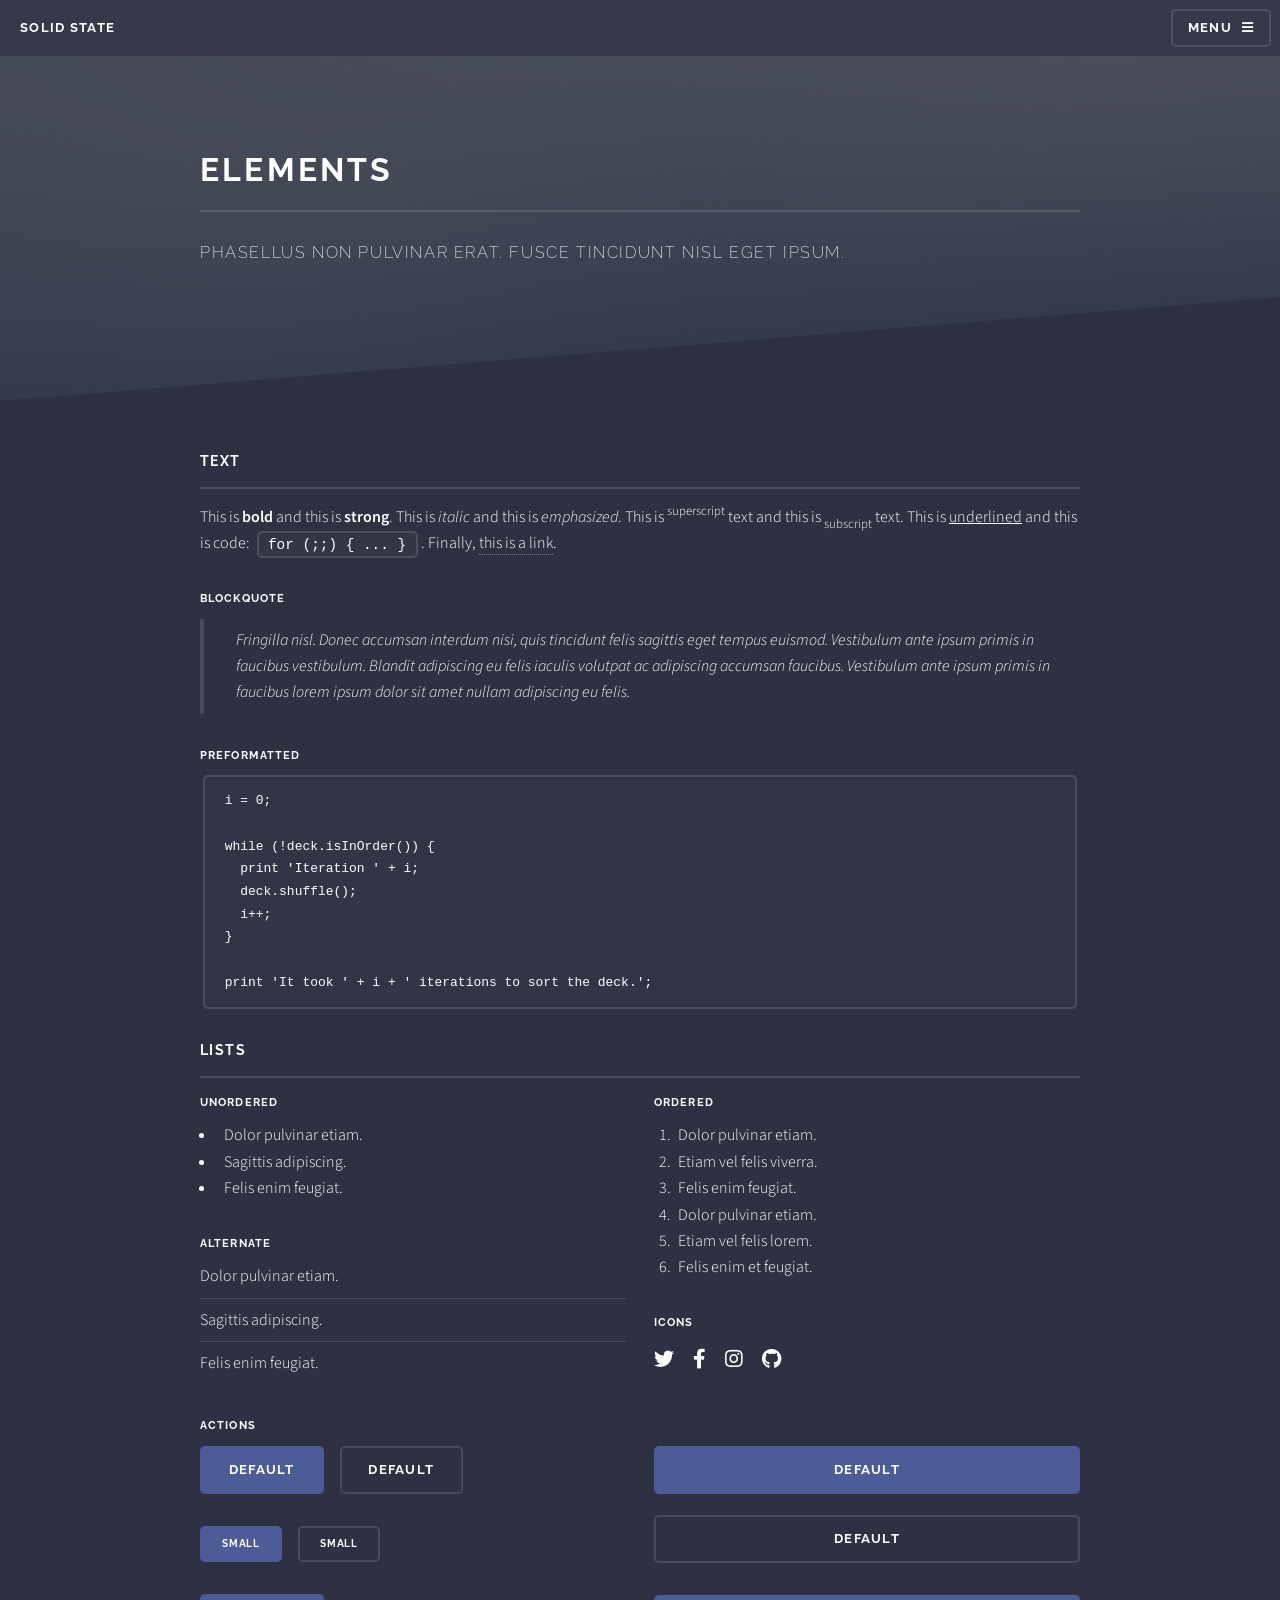
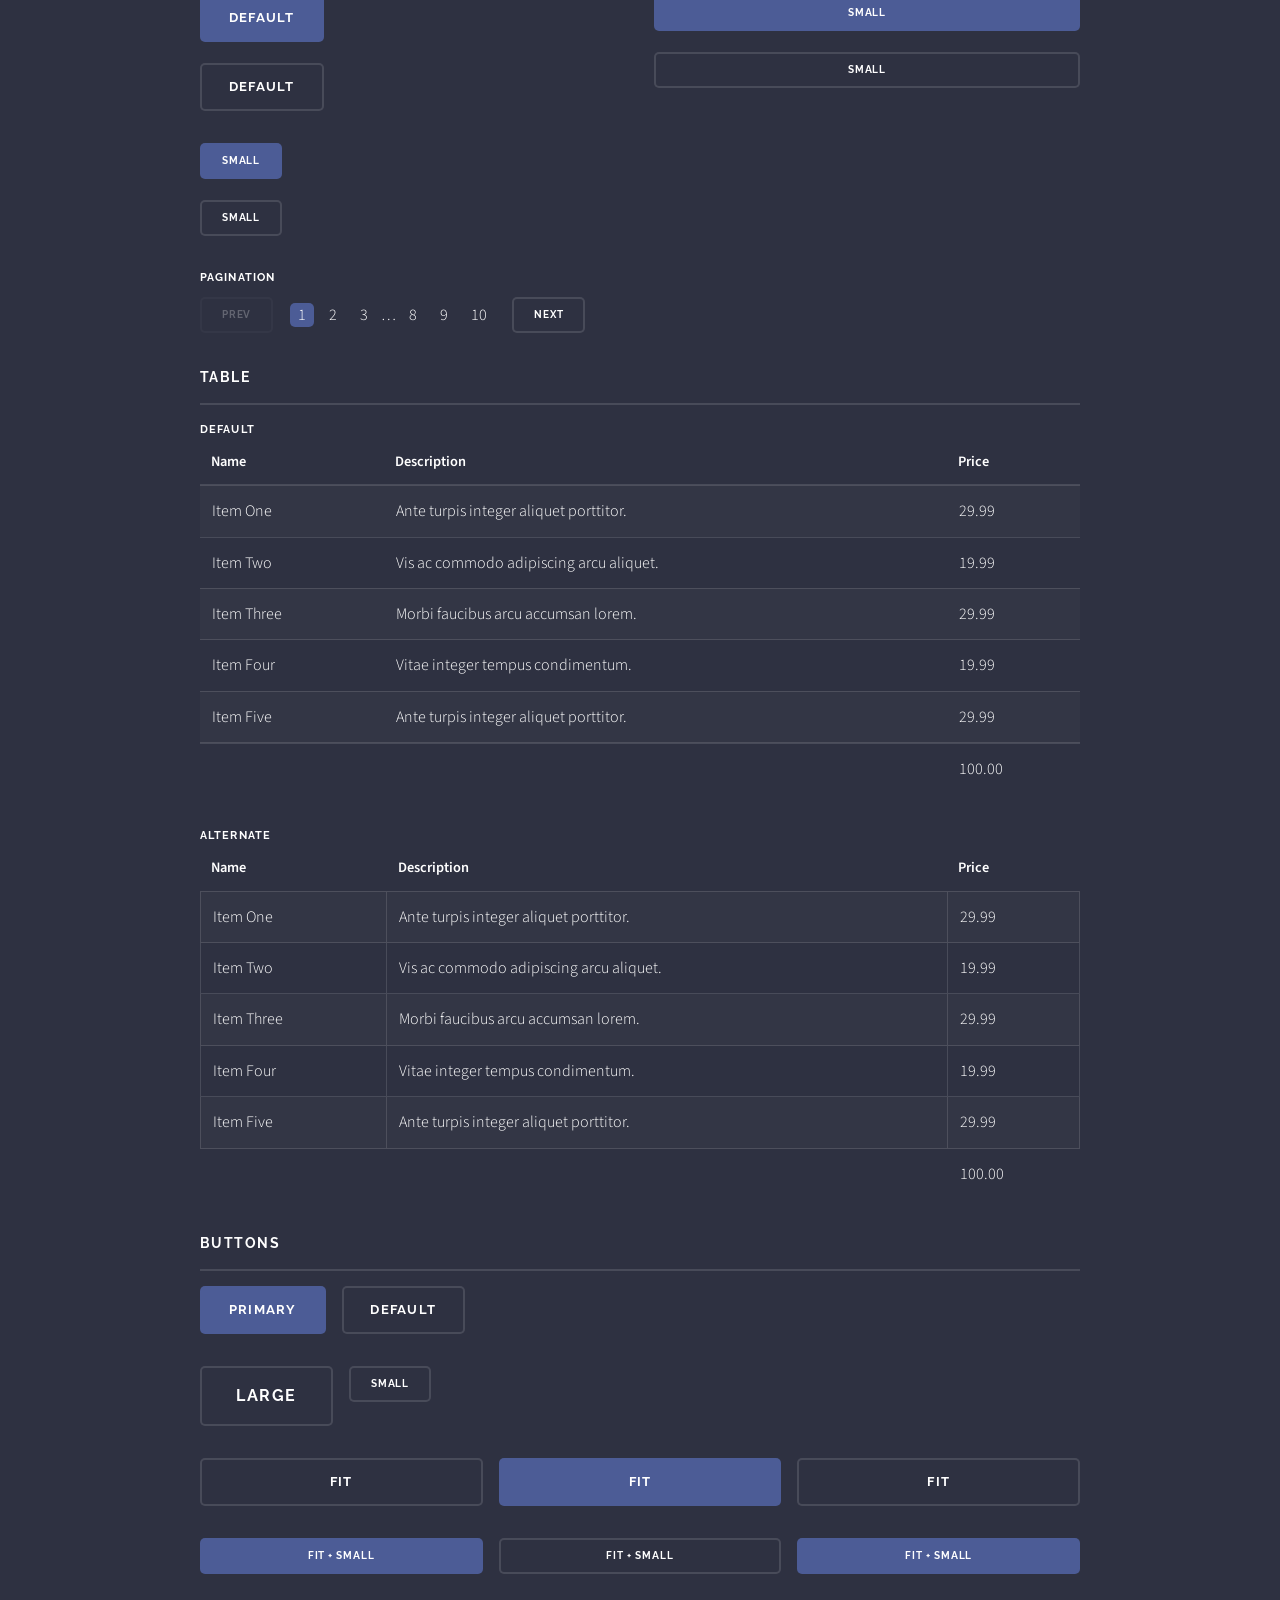
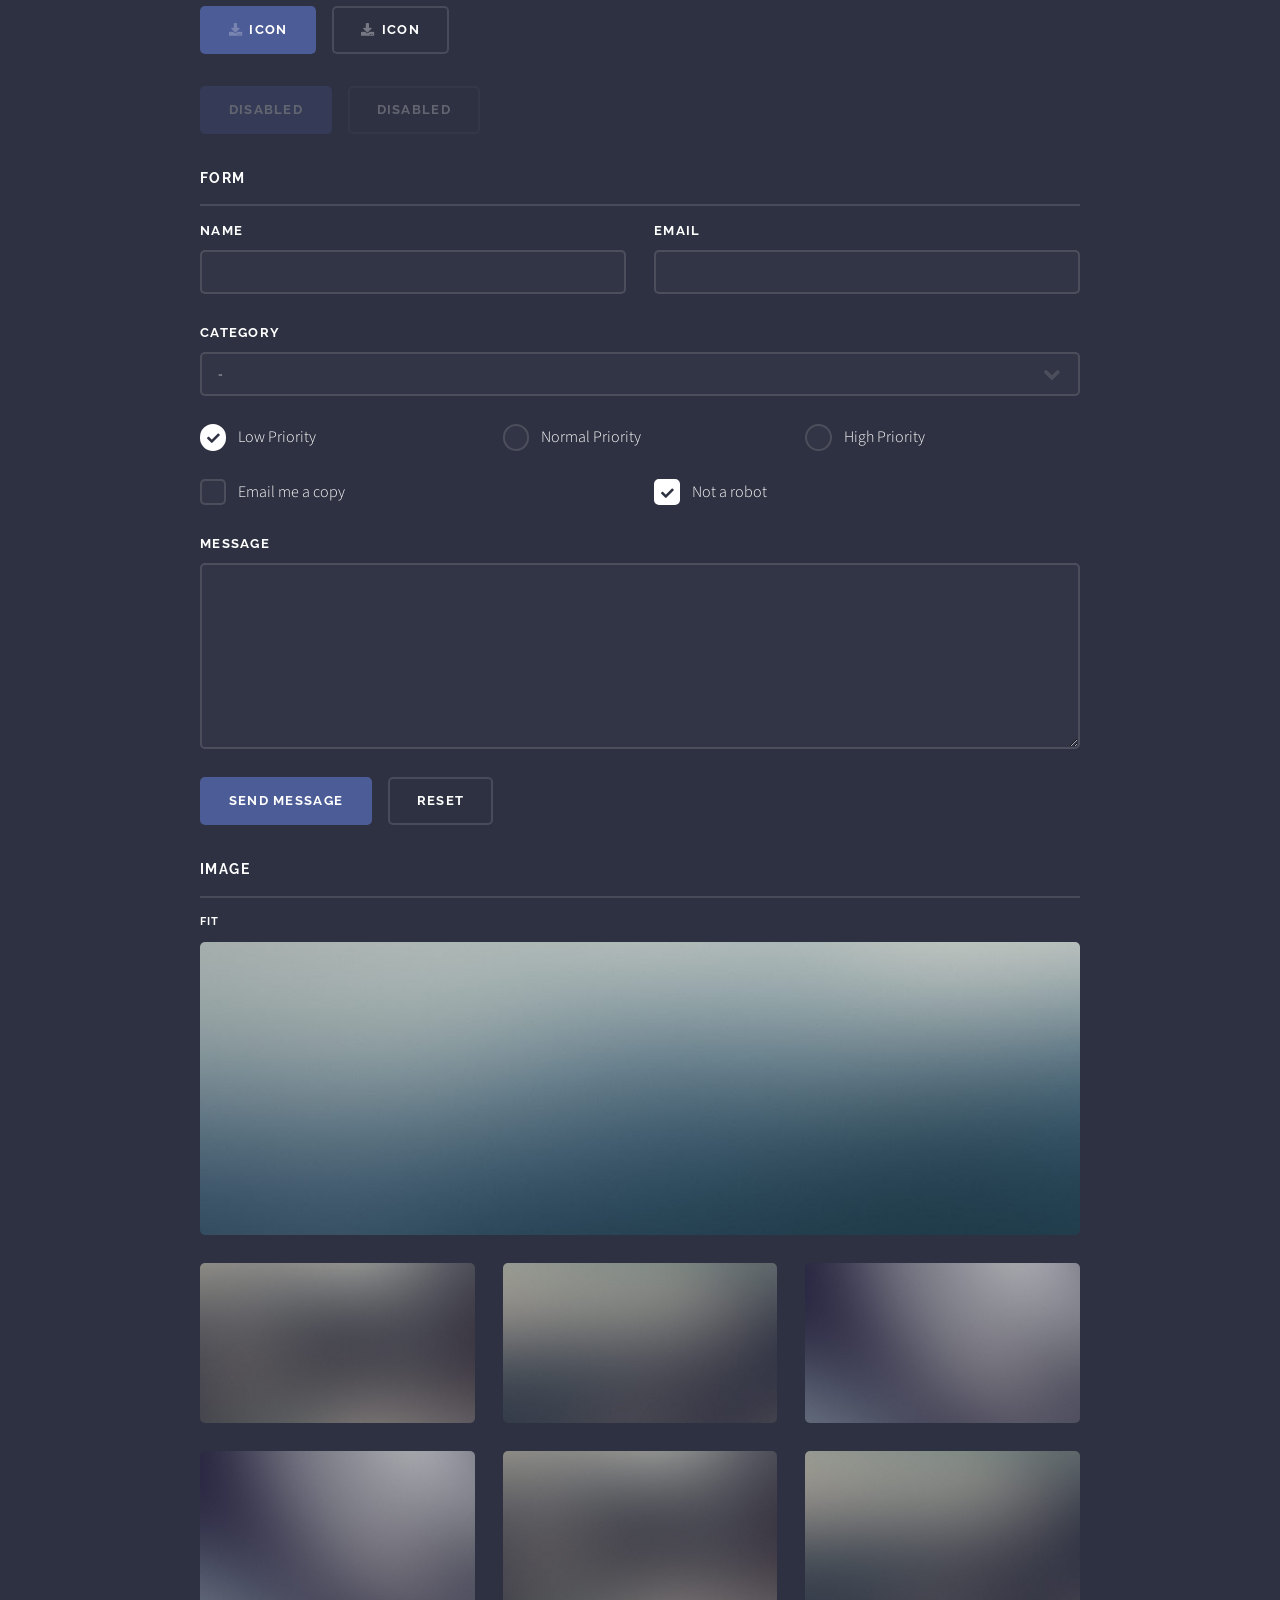
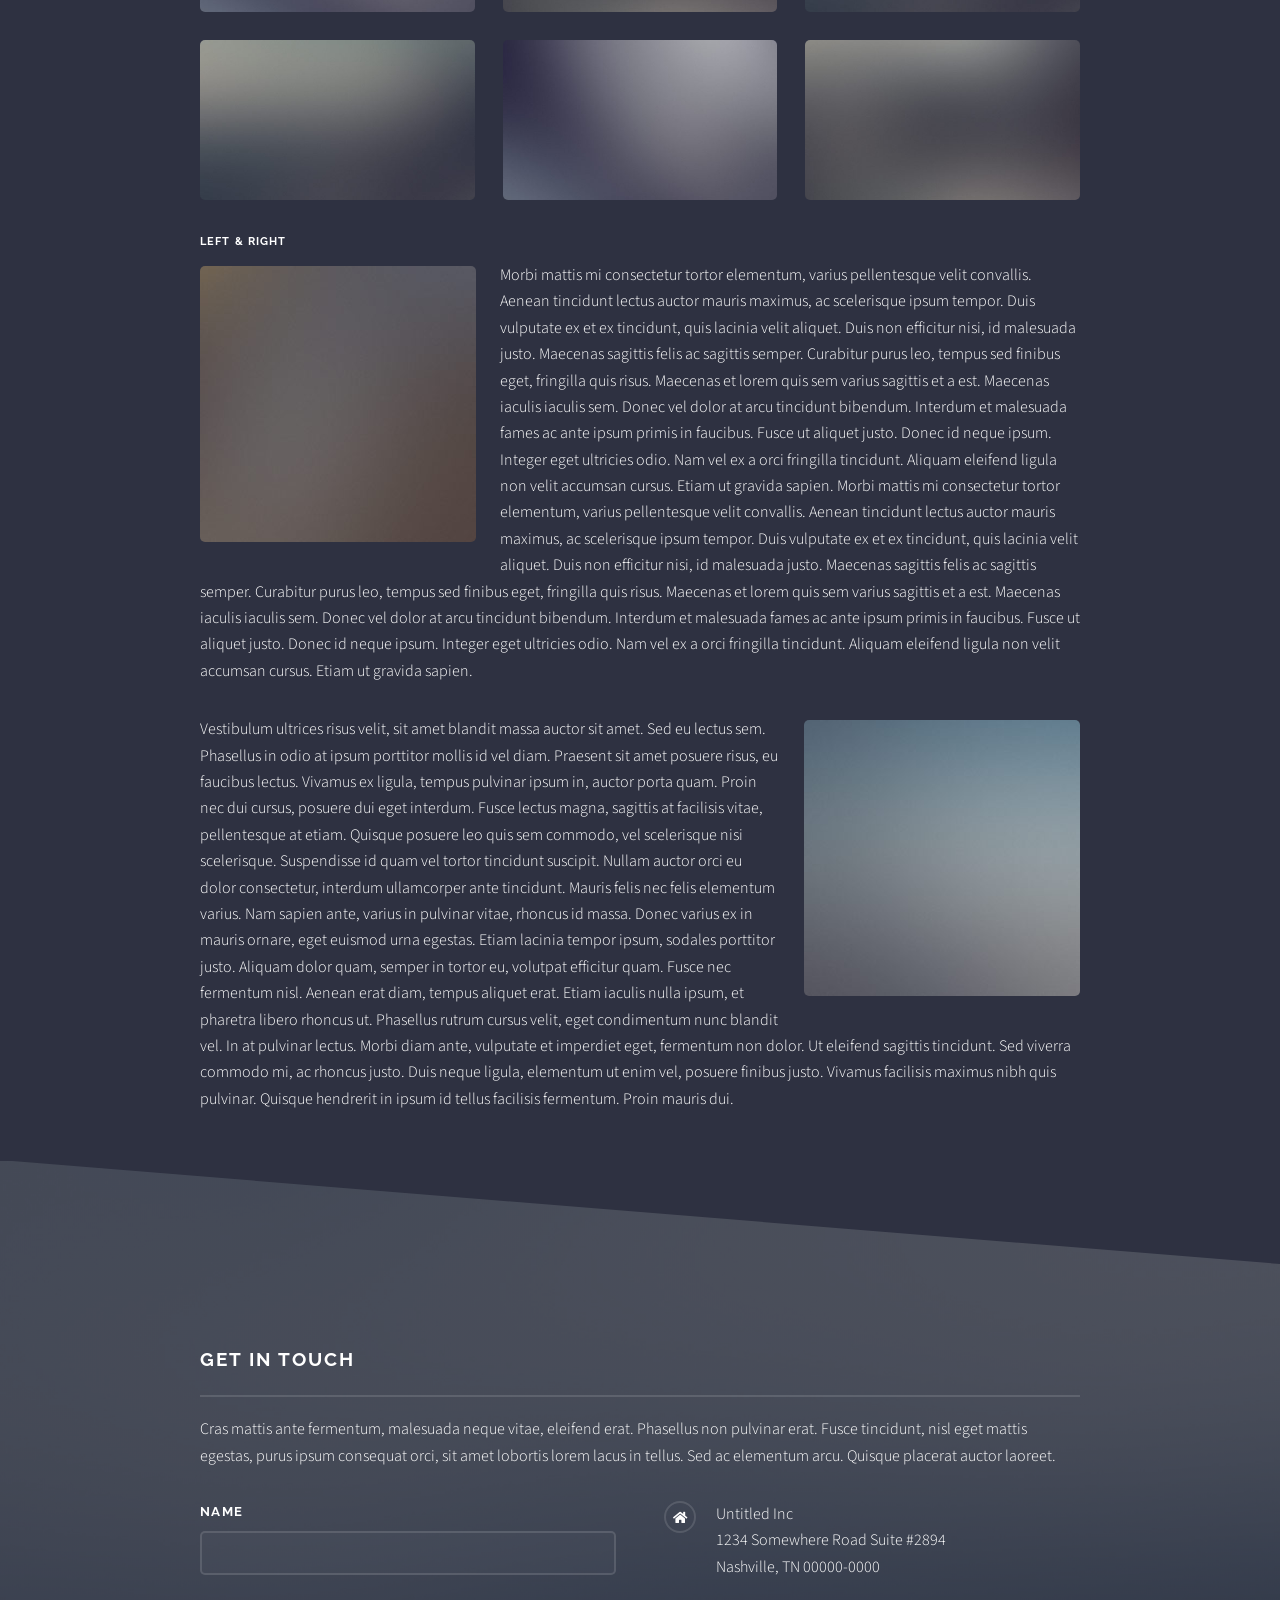
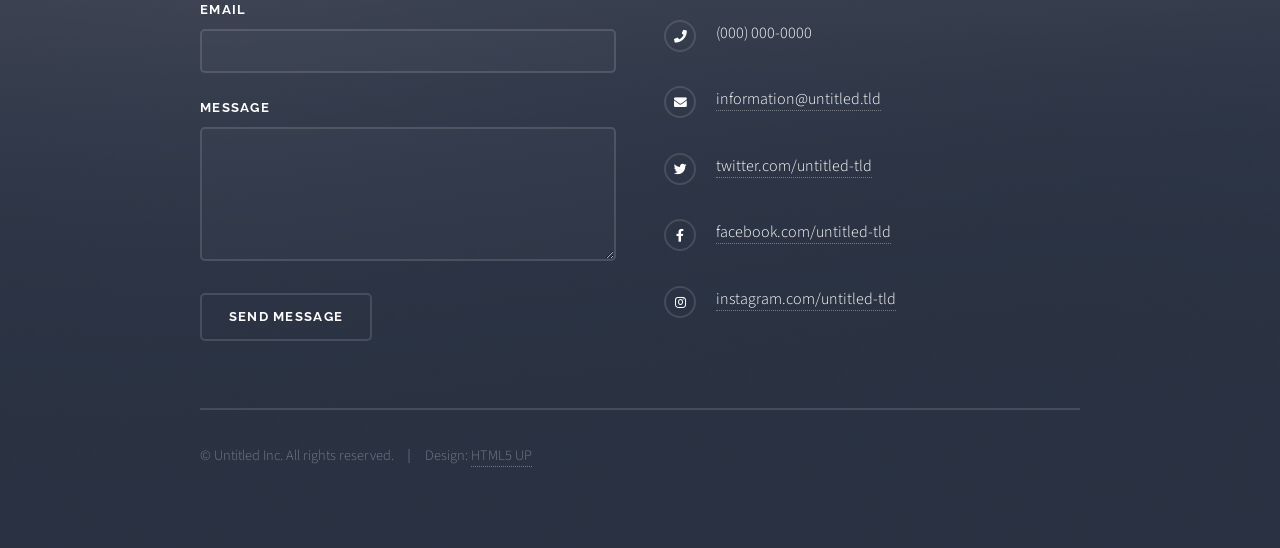
<file: elements.html>
<!DOCTYPE HTML>
<!--
	Solid State by HTML5 UP
	html5up.net | @ajlkn
	Free for personal and commercial use under the CCA 3.0 license (html5up.net/license)
-->
<html>
	<head>
		<title>Elements - Solid State by HTML5 UP</title>
		<meta charset="utf-8" />
		<meta name="viewport" content="width=device-width, initial-scale=1, user-scalable=no" />
		<link rel="stylesheet" href="assets/css/main.css" />
		<noscript><link rel="stylesheet" href="assets/css/noscript.css" /></noscript>
	</head>
	<body class="is-preload">

		<!-- Page Wrapper -->
			<div id="page-wrapper">

				<!-- Header -->
					<header id="header">
						<h1><a href="index.html">Solid State</a></h1>
						<nav>
							<a href="#menu">Menu</a>
						</nav>
					</header>

				<!-- Menu -->
					<nav id="menu">
						<div class="inner">
							<h2>Menu</h2>
							<ul class="links">
								<li><a href="index.html">Home</a></li>
								<li><a href="generic.html">Generic</a></li>
								<li><a href="elements.html">Elements</a></li>
								<li><a href="#">Log In</a></li>
								<li><a href="#">Sign Up</a></li>
							</ul>
							<a href="#" class="close">Close</a>
						</div>
					</nav>

				<!-- Wrapper -->
					<section id="wrapper">
						<header>
							<div class="inner">
								<h2>Elements</h2>
								<p>Phasellus non pulvinar erat. Fusce tincidunt nisl eget ipsum.</p>
							</div>
						</header>

						<!-- Content -->
							<div class="wrapper">
								<div class="inner">

									<section>
										<h3 class="major">Text</h3>
										<p>This is <b>bold</b> and this is <strong>strong</strong>. This is <i>italic</i> and this is <em>emphasized</em>.
										This is <sup>superscript</sup> text and this is <sub>subscript</sub> text.
										This is <u>underlined</u> and this is code: <code>for (;;) { ... }</code>. Finally, <a href="#">this is a link</a>.</p>
										<h4>Blockquote</h4>
										<blockquote>Fringilla nisl. Donec accumsan interdum nisi, quis tincidunt felis sagittis eget tempus euismod. Vestibulum ante ipsum primis in faucibus vestibulum. Blandit adipiscing eu felis iaculis volutpat ac adipiscing accumsan faucibus. Vestibulum ante ipsum primis in faucibus lorem ipsum dolor sit amet nullam adipiscing eu felis.</blockquote>
										<h4>Preformatted</h4>
										<pre><code>i = 0;

while (!deck.isInOrder()) {
  print 'Iteration ' + i;
  deck.shuffle();
  i++;
}

print 'It took ' + i + ' iterations to sort the deck.';</code></pre>
									</section>

									<section>
										<h3 class="major">Lists</h3>
										<div class="row">
											<div class="col-6 col-12-medium">
												<h4>Unordered</h4>
												<ul>
													<li>Dolor pulvinar etiam.</li>
													<li>Sagittis adipiscing.</li>
													<li>Felis enim feugiat.</li>
												</ul>
												<h4>Alternate</h4>
												<ul class="alt">
													<li>Dolor pulvinar etiam.</li>
													<li>Sagittis adipiscing.</li>
													<li>Felis enim feugiat.</li>
												</ul>
											</div>
											<div class="col-6 col-12-medium">
												<h4>Ordered</h4>
												<ol>
													<li>Dolor pulvinar etiam.</li>
													<li>Etiam vel felis viverra.</li>
													<li>Felis enim feugiat.</li>
													<li>Dolor pulvinar etiam.</li>
													<li>Etiam vel felis lorem.</li>
													<li>Felis enim et feugiat.</li>
												</ol>
												<h4>Icons</h4>
												<ul class="icons">
													<li><a href="#" class="icon brands fa-twitter"><span class="label">Twitter</span></a></li>
													<li><a href="#" class="icon brands fa-facebook-f"><span class="label">Facebook</span></a></li>
													<li><a href="#" class="icon brands fa-instagram"><span class="label">Instagram</span></a></li>
													<li><a href="#" class="icon brands fa-github"><span class="label">Github</span></a></li>
												</ul>
											</div>
										</div>
										<h4>Actions</h4>
										<div class="row">
											<div class="col-6 col-12-medium">
												<ul class="actions">
													<li><a href="#" class="button primary">Default</a></li>
													<li><a href="#" class="button">Default</a></li>
												</ul>
												<ul class="actions small">
													<li><a href="#" class="button primary small">Small</a></li>
													<li><a href="#" class="button small">Small</a></li>
												</ul>
												<ul class="actions stacked">
													<li><a href="#" class="button primary">Default</a></li>
													<li><a href="#" class="button">Default</a></li>
												</ul>
												<ul class="actions stacked small">
													<li><a href="#" class="button primary small">Small</a></li>
													<li><a href="#" class="button small">Small</a></li>
												</ul>
											</div>
											<div class="col-6 col-12-medium">
												<ul class="actions stacked">
													<li><a href="#" class="button primary fit">Default</a></li>
													<li><a href="#" class="button fit">Default</a></li>
												</ul>
												<ul class="actions stacked small">
													<li><a href="#" class="button primary small fit">Small</a></li>
													<li><a href="#" class="button small fit">Small</a></li>
												</ul>
											</div>
										</div>
										<h4>Pagination</h4>
										<ul class="pagination">
											<li><span class="button small disabled">Prev</span></li>
											<li><a href="#" class="page active">1</a></li>
											<li><a href="#" class="page">2</a></li>
											<li><a href="#" class="page">3</a></li>
											<li><span>&hellip;</span></li>
											<li><a href="#" class="page">8</a></li>
											<li><a href="#" class="page">9</a></li>
											<li><a href="#" class="page">10</a></li>
											<li><a href="#" class="button small">Next</a></li>
										</ul>
									</section>

									<section>
										<h3 class="major">Table</h3>
										<h4>Default</h4>
										<div class="table-wrapper">
											<table>
												<thead>
													<tr>
														<th>Name</th>
														<th>Description</th>
														<th>Price</th>
													</tr>
												</thead>
												<tbody>
													<tr>
														<td>Item One</td>
														<td>Ante turpis integer aliquet porttitor.</td>
														<td>29.99</td>
													</tr>
													<tr>
														<td>Item Two</td>
														<td>Vis ac commodo adipiscing arcu aliquet.</td>
														<td>19.99</td>
													</tr>
													<tr>
														<td>Item Three</td>
														<td> Morbi faucibus arcu accumsan lorem.</td>
														<td>29.99</td>
													</tr>
													<tr>
														<td>Item Four</td>
														<td>Vitae integer tempus condimentum.</td>
														<td>19.99</td>
													</tr>
													<tr>
														<td>Item Five</td>
														<td>Ante turpis integer aliquet porttitor.</td>
														<td>29.99</td>
													</tr>
												</tbody>
												<tfoot>
													<tr>
														<td colspan="2"></td>
														<td>100.00</td>
													</tr>
												</tfoot>
											</table>
										</div>

										<h4>Alternate</h4>
										<div class="table-wrapper">
											<table class="alt">
												<thead>
													<tr>
														<th>Name</th>
														<th>Description</th>
														<th>Price</th>
													</tr>
												</thead>
												<tbody>
													<tr>
														<td>Item One</td>
														<td>Ante turpis integer aliquet porttitor.</td>
														<td>29.99</td>
													</tr>
													<tr>
														<td>Item Two</td>
														<td>Vis ac commodo adipiscing arcu aliquet.</td>
														<td>19.99</td>
													</tr>
													<tr>
														<td>Item Three</td>
														<td> Morbi faucibus arcu accumsan lorem.</td>
														<td>29.99</td>
													</tr>
													<tr>
														<td>Item Four</td>
														<td>Vitae integer tempus condimentum.</td>
														<td>19.99</td>
													</tr>
													<tr>
														<td>Item Five</td>
														<td>Ante turpis integer aliquet porttitor.</td>
														<td>29.99</td>
													</tr>
												</tbody>
												<tfoot>
													<tr>
														<td colspan="2"></td>
														<td>100.00</td>
													</tr>
												</tfoot>
											</table>
										</div>
									</section>

									<section>
										<h3 class="major">Buttons</h3>
										<ul class="actions">
											<li><a href="#" class="button primary">Primary</a></li>
											<li><a href="#" class="button">Default</a></li>
										</ul>
										<ul class="actions">
											<li><a href="#" class="button large">Large</a></li>
											<li><a href="#" class="button small">Small</a></li>
										</ul>
										<ul class="actions fit">
											<li><a href="#" class="button fit">Fit</a></li>
											<li><a href="#" class="button primary fit">Fit</a></li>
											<li><a href="#" class="button fit">Fit</a></li>
										</ul>
										<ul class="actions fit small">
											<li><a href="#" class="button primary fit small">Fit + Small</a></li>
											<li><a href="#" class="button fit small">Fit + Small</a></li>
											<li><a href="#" class="button primary fit small">Fit + Small</a></li>
										</ul>
										<ul class="actions">
											<li><a href="#" class="button primary icon solid fa-download">Icon</a></li>
											<li><a href="#" class="button icon solid fa-download">Icon</a></li>
										</ul>
										<ul class="actions">
											<li><span class="button primary disabled">Disabled</span></li>
											<li><span class="button disabled">Disabled</span></li>
										</ul>
									</section>

									<section>
										<h3 class="major">Form</h3>
										<form method="post" action="#">
											<div class="row gtr-uniform">
												<div class="col-6 col-12-xsmall">
													<label for="demo-name">Name</label>
													<input type="text" name="demo-name" id="demo-name" value="" />
												</div>
												<div class="col-6 col-12-xsmall">
													<label for="demo-email">Email</label>
													<input type="email" name="demo-email" id="demo-email" value="" />
												</div>
												<div class="col-12">
													<label for="demo-category">Category</label>
													<select name="demo-category" id="demo-category">
														<option value="">-</option>
														<option value="1">Manufacturing</option>
														<option value="1">Shipping</option>
														<option value="1">Administration</option>
														<option value="1">Human Resources</option>
													</select>
												</div>
												<div class="col-4 col-12-small">
													<input type="radio" id="demo-priority-low" name="demo-priority" checked>
													<label for="demo-priority-low">Low Priority</label>
												</div>
												<div class="col-4 col-12-small">
													<input type="radio" id="demo-priority-normal" name="demo-priority">
													<label for="demo-priority-normal">Normal Priority</label>
												</div>
												<div class="col-4 col-12-small">
													<input type="radio" id="demo-priority-high" name="demo-priority">
													<label for="demo-priority-high">High Priority</label>
												</div>
												<div class="col-6 col-12-small">
													<input type="checkbox" id="demo-copy" name="demo-copy">
													<label for="demo-copy">Email me a copy</label>
												</div>
												<div class="col-6 col-12-small">
													<input type="checkbox" id="demo-human" name="demo-human" checked>
													<label for="demo-human">Not a robot</label>
												</div>
												<div class="col-12">
													<label for="demo-message">Message</label>
													<textarea name="demo-message" id="demo-message" rows="6"></textarea>
												</div>
												<div class="col-12">
													<ul class="actions">
														<li><input type="submit" value="Send Message" class="primary" /></li>
														<li><input type="reset" value="Reset" /></li>
													</ul>
												</div>
											</div>
										</form>
									</section>

									<section>
										<h3 class="major">Image</h3>
										<h4>Fit</h4>
										<div class="box alt">
											<div class="row gtr-uniform">
												<div class="col-12"><span class="image fit"><img src="images/pic08.jpg" alt="" /></span></div>
												<div class="col-4"><span class="image fit"><img src="images/pic05.jpg" alt="" /></span></div>
												<div class="col-4"><span class="image fit"><img src="images/pic06.jpg" alt="" /></span></div>
												<div class="col-4"><span class="image fit"><img src="images/pic07.jpg" alt="" /></span></div>
												<div class="col-4"><span class="image fit"><img src="images/pic07.jpg" alt="" /></span></div>
												<div class="col-4"><span class="image fit"><img src="images/pic05.jpg" alt="" /></span></div>
												<div class="col-4"><span class="image fit"><img src="images/pic06.jpg" alt="" /></span></div>
												<div class="col-4"><span class="image fit"><img src="images/pic06.jpg" alt="" /></span></div>
												<div class="col-4"><span class="image fit"><img src="images/pic07.jpg" alt="" /></span></div>
												<div class="col-4"><span class="image fit"><img src="images/pic05.jpg" alt="" /></span></div>
											</div>
										</div>
										<h4>Left &amp; Right</h4>
										<p><span class="image left"><img src="images/pic01.jpg" alt="" /></span>Morbi mattis mi consectetur tortor elementum, varius pellentesque velit convallis. Aenean tincidunt lectus auctor mauris maximus, ac scelerisque ipsum tempor. Duis vulputate ex et ex tincidunt, quis lacinia velit aliquet. Duis non efficitur nisi, id malesuada justo. Maecenas sagittis felis ac sagittis semper. Curabitur purus leo, tempus sed finibus eget, fringilla quis risus. Maecenas et lorem quis sem varius sagittis et a est. Maecenas iaculis iaculis sem. Donec vel dolor at arcu tincidunt bibendum. Interdum et malesuada fames ac ante ipsum primis in faucibus. Fusce ut aliquet justo. Donec id neque ipsum. Integer eget ultricies odio. Nam vel ex a orci fringilla tincidunt. Aliquam eleifend ligula non velit accumsan cursus. Etiam ut gravida sapien. Morbi mattis mi consectetur tortor elementum, varius pellentesque velit convallis. Aenean tincidunt lectus auctor mauris maximus, ac scelerisque ipsum tempor. Duis vulputate ex et ex tincidunt, quis lacinia velit aliquet. Duis non efficitur nisi, id malesuada justo. Maecenas sagittis felis ac sagittis semper. Curabitur purus leo, tempus sed finibus eget, fringilla quis risus. Maecenas et lorem quis sem varius sagittis et a est. Maecenas iaculis iaculis sem. Donec vel dolor at arcu tincidunt bibendum. Interdum et malesuada fames ac ante ipsum primis in faucibus. Fusce ut aliquet justo. Donec id neque ipsum. Integer eget ultricies odio. Nam vel ex a orci fringilla tincidunt. Aliquam eleifend ligula non velit accumsan cursus. Etiam ut gravida sapien.</p>
										<p><span class="image right"><img src="images/pic02.jpg" alt="" /></span>Vestibulum ultrices risus velit, sit amet blandit massa auctor sit amet. Sed eu lectus sem. Phasellus in odio at ipsum porttitor mollis id vel diam. Praesent sit amet posuere risus, eu faucibus lectus. Vivamus ex ligula, tempus pulvinar ipsum in, auctor porta quam. Proin nec dui cursus, posuere dui eget interdum. Fusce lectus magna, sagittis at facilisis vitae, pellentesque at etiam. Quisque posuere leo quis sem commodo, vel scelerisque nisi scelerisque. Suspendisse id quam vel tortor tincidunt suscipit. Nullam auctor orci eu dolor consectetur, interdum ullamcorper ante tincidunt. Mauris felis nec felis elementum varius. Nam sapien ante, varius in pulvinar vitae, rhoncus id massa. Donec varius ex in mauris ornare, eget euismod urna egestas. Etiam lacinia tempor ipsum, sodales porttitor justo. Aliquam dolor quam, semper in tortor eu, volutpat efficitur quam. Fusce nec fermentum nisl. Aenean erat diam, tempus aliquet erat. Etiam iaculis nulla ipsum, et pharetra libero rhoncus ut. Phasellus rutrum cursus velit, eget condimentum nunc blandit vel. In at pulvinar lectus. Morbi diam ante, vulputate et imperdiet eget, fermentum non dolor. Ut eleifend sagittis tincidunt. Sed viverra commodo mi, ac rhoncus justo. Duis neque ligula, elementum ut enim vel, posuere finibus justo. Vivamus facilisis maximus nibh quis pulvinar. Quisque hendrerit in ipsum id tellus facilisis fermentum. Proin mauris dui.</p>
									</section>

								</div>
							</div>

					</section>

				<!-- Footer -->
					<section id="footer">
						<div class="inner">
							<h2 class="major">Get in touch</h2>
							<p>Cras mattis ante fermentum, malesuada neque vitae, eleifend erat. Phasellus non pulvinar erat. Fusce tincidunt, nisl eget mattis egestas, purus ipsum consequat orci, sit amet lobortis lorem lacus in tellus. Sed ac elementum arcu. Quisque placerat auctor laoreet.</p>
							<form method="post" action="#">
								<div class="fields">
									<div class="field">
										<label for="name">Name</label>
										<input type="text" name="name" id="name" />
									</div>
									<div class="field">
										<label for="email">Email</label>
										<input type="email" name="email" id="email" />
									</div>
									<div class="field">
										<label for="message">Message</label>
										<textarea name="message" id="message" rows="4"></textarea>
									</div>
								</div>
								<ul class="actions">
									<li><input type="submit" value="Send Message" /></li>
								</ul>
							</form>
							<ul class="contact">
								<li class="icon solid fa-home">
									Untitled Inc<br />
									1234 Somewhere Road Suite #2894<br />
									Nashville, TN 00000-0000
								</li>
								<li class="icon solid fa-phone">(000) 000-0000</li>
								<li class="icon solid fa-envelope"><a href="#">information@untitled.tld</a></li>
								<li class="icon brands fa-twitter"><a href="#">twitter.com/untitled-tld</a></li>
								<li class="icon brands fa-facebook-f"><a href="#">facebook.com/untitled-tld</a></li>
								<li class="icon brands fa-instagram"><a href="#">instagram.com/untitled-tld</a></li>
							</ul>
							<ul class="copyright">
								<li>&copy; Untitled Inc. All rights reserved.</li><li>Design: <a href="http://html5up.net">HTML5 UP</a></li>
							</ul>
						</div>
					</section>

			</div>

		<!-- Scripts -->
			<script src="assets/js/jquery.min.js"></script>
			<script src="assets/js/jquery.scrollex.min.js"></script>
			<script src="assets/js/browser.min.js"></script>
			<script src="assets/js/breakpoints.min.js"></script>
			<script src="assets/js/util.js"></script>
			<script src="assets/js/main.js"></script>

	</body>
</html>
</file>
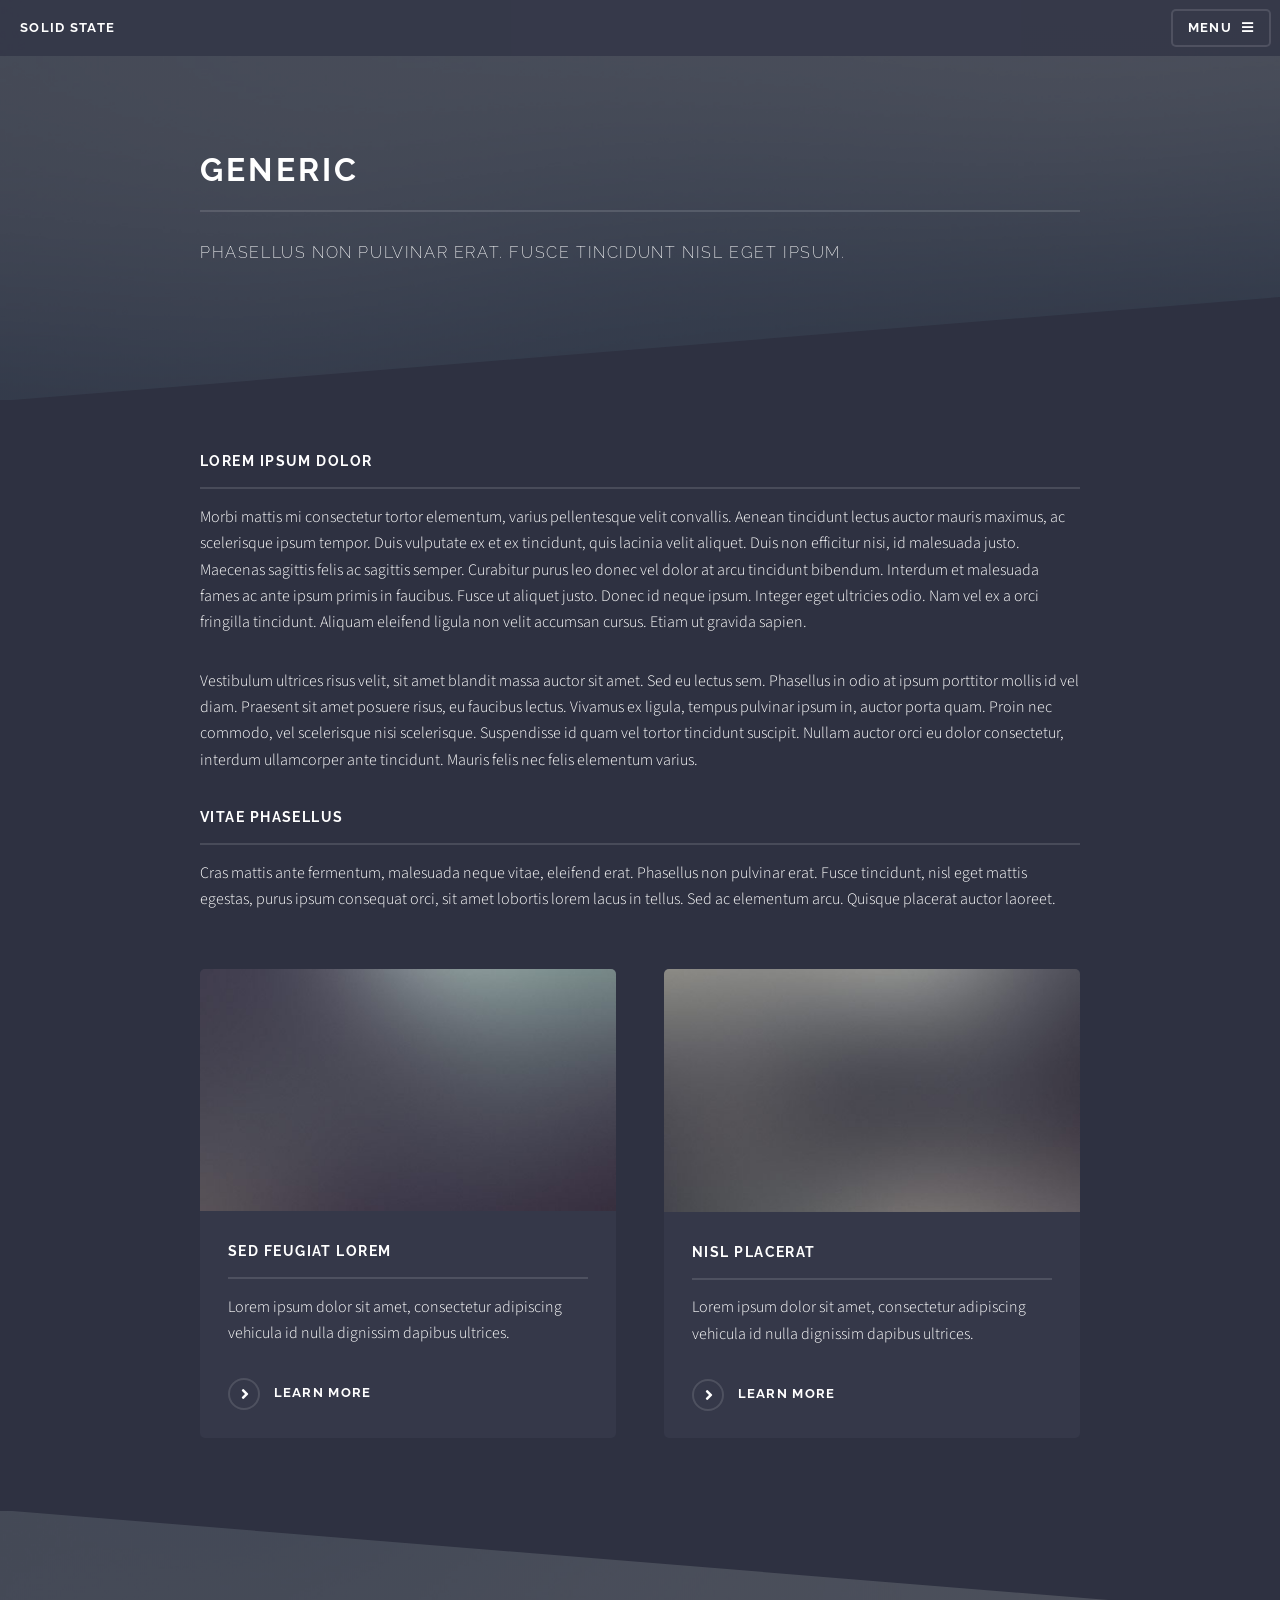
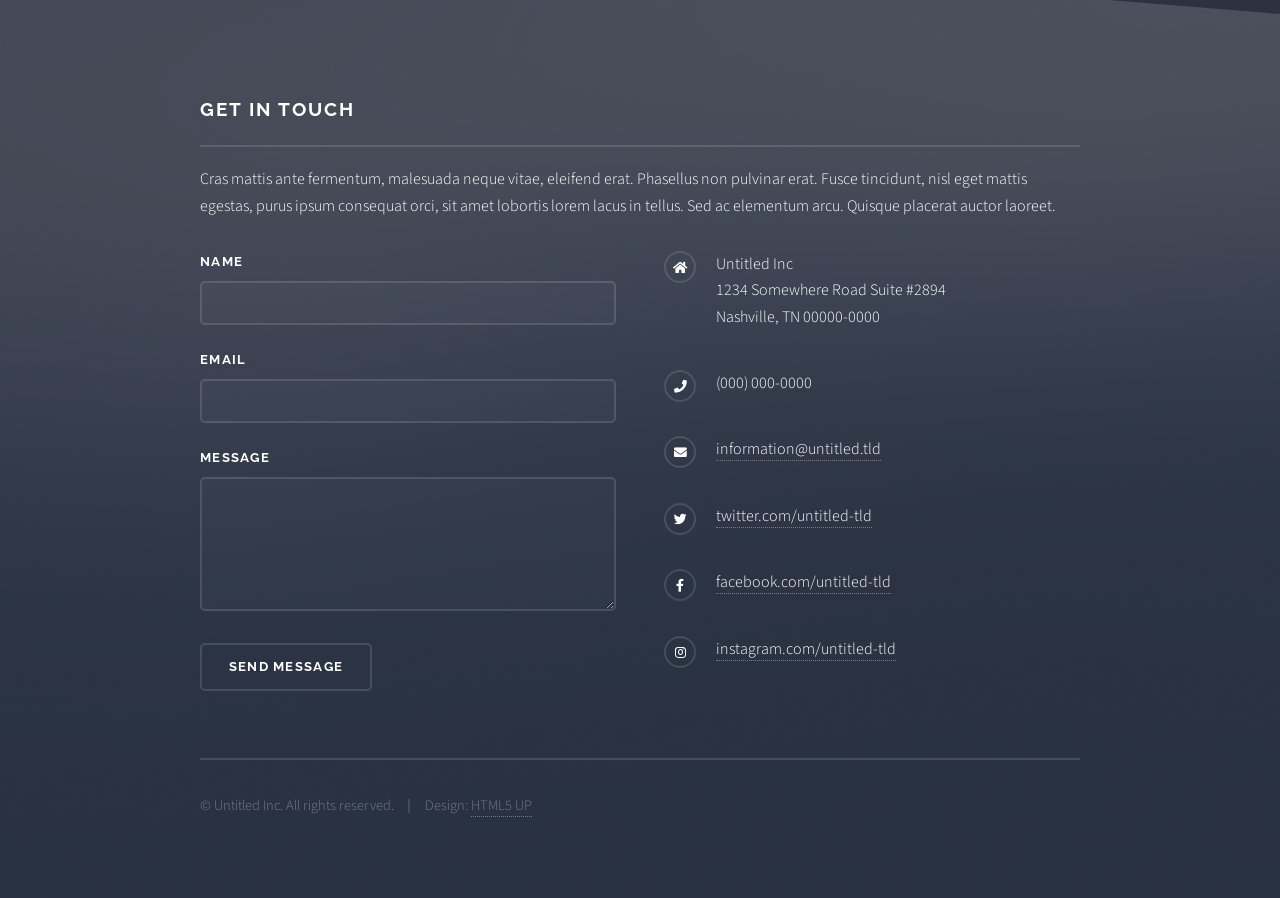
<file: generic.html>
<!DOCTYPE HTML>
<!--
	Solid State by HTML5 UP
	html5up.net | @ajlkn
	Free for personal and commercial use under the CCA 3.0 license (html5up.net/license)
-->
<html>
	<head>
		<title>Generic - Solid State by HTML5 UP</title>
		<meta charset="utf-8" />
		<meta name="viewport" content="width=device-width, initial-scale=1, user-scalable=no" />
		<link rel="stylesheet" href="assets/css/main.css" />
		<noscript><link rel="stylesheet" href="assets/css/noscript.css" /></noscript>
	</head>
	<body class="is-preload">

		<!-- Page Wrapper -->
			<div id="page-wrapper">

				<!-- Header -->
					<header id="header">
						<h1><a href="index.html">Solid State</a></h1>
						<nav>
							<a href="#menu">Menu</a>
						</nav>
					</header>

				<!-- Menu -->
					<nav id="menu">
						<div class="inner">
							<h2>Menu</h2>
							<ul class="links">
								<li><a href="index.html">Home</a></li>
								<li><a href="generic.html">Generic</a></li>
								<li><a href="elements.html">Elements</a></li>
								<li><a href="#">Log In</a></li>
								<li><a href="#">Sign Up</a></li>
							</ul>
							<a href="#" class="close">Close</a>
						</div>
					</nav>

				<!-- Wrapper -->
					<section id="wrapper">
						<header>
							<div class="inner">
								<h2>Generic</h2>
								<p>Phasellus non pulvinar erat. Fusce tincidunt nisl eget ipsum.</p>
							</div>
						</header>

						<!-- Content -->
							<div class="wrapper">
								<div class="inner">

									<h3 class="major">Lorem ipsum dolor</h3>
									<p>Morbi mattis mi consectetur tortor elementum, varius pellentesque velit convallis. Aenean tincidunt lectus auctor mauris maximus, ac scelerisque ipsum tempor. Duis vulputate ex et ex tincidunt, quis lacinia velit aliquet. Duis non efficitur nisi, id malesuada justo. Maecenas sagittis felis ac sagittis semper. Curabitur purus leo donec vel dolor at arcu tincidunt bibendum. Interdum et malesuada fames ac ante ipsum primis in faucibus. Fusce ut aliquet justo. Donec id neque ipsum. Integer eget ultricies odio. Nam vel ex a orci fringilla tincidunt. Aliquam eleifend ligula non velit accumsan cursus. Etiam ut gravida sapien.</p>

									<p>Vestibulum ultrices risus velit, sit amet blandit massa auctor sit amet. Sed eu lectus sem. Phasellus in odio at ipsum porttitor mollis id vel diam. Praesent sit amet posuere risus, eu faucibus lectus. Vivamus ex ligula, tempus pulvinar ipsum in, auctor porta quam. Proin nec commodo, vel scelerisque nisi scelerisque. Suspendisse id quam vel tortor tincidunt suscipit. Nullam auctor orci eu dolor consectetur, interdum ullamcorper ante tincidunt. Mauris felis nec felis elementum varius.</p>

									<h3 class="major">Vitae phasellus</h3>
									<p>Cras mattis ante fermentum, malesuada neque vitae, eleifend erat. Phasellus non pulvinar erat. Fusce tincidunt, nisl eget mattis egestas, purus ipsum consequat orci, sit amet lobortis lorem lacus in tellus. Sed ac elementum arcu. Quisque placerat auctor laoreet.</p>

									<section class="features">
										<article>
											<a href="#" class="image"><img src="images/pic04.jpg" alt="" /></a>
											<h3 class="major">Sed feugiat lorem</h3>
											<p>Lorem ipsum dolor sit amet, consectetur adipiscing vehicula id nulla dignissim dapibus ultrices.</p>
											<a href="#" class="special">Learn more</a>
										</article>
										<article>
											<a href="#" class="image"><img src="images/pic05.jpg" alt="" /></a>
											<h3 class="major">Nisl placerat</h3>
											<p>Lorem ipsum dolor sit amet, consectetur adipiscing vehicula id nulla dignissim dapibus ultrices.</p>
											<a href="#" class="special">Learn more</a>
										</article>
									</section>

								</div>
							</div>

					</section>

				<!-- Footer -->
					<section id="footer">
						<div class="inner">
							<h2 class="major">Get in touch</h2>
							<p>Cras mattis ante fermentum, malesuada neque vitae, eleifend erat. Phasellus non pulvinar erat. Fusce tincidunt, nisl eget mattis egestas, purus ipsum consequat orci, sit amet lobortis lorem lacus in tellus. Sed ac elementum arcu. Quisque placerat auctor laoreet.</p>
							<form method="post" action="#">
								<div class="fields">
									<div class="field">
										<label for="name">Name</label>
										<input type="text" name="name" id="name" />
									</div>
									<div class="field">
										<label for="email">Email</label>
										<input type="email" name="email" id="email" />
									</div>
									<div class="field">
										<label for="message">Message</label>
										<textarea name="message" id="message" rows="4"></textarea>
									</div>
								</div>
								<ul class="actions">
									<li><input type="submit" value="Send Message" /></li>
								</ul>
							</form>
							<ul class="contact">
								<li class="icon solid fa-home">
									Untitled Inc<br />
									1234 Somewhere Road Suite #2894<br />
									Nashville, TN 00000-0000
								</li>
								<li class="icon solid fa-phone">(000) 000-0000</li>
								<li class="icon solid fa-envelope"><a href="#">information@untitled.tld</a></li>
								<li class="icon brands fa-twitter"><a href="#">twitter.com/untitled-tld</a></li>
								<li class="icon brands fa-facebook-f"><a href="#">facebook.com/untitled-tld</a></li>
								<li class="icon brands fa-instagram"><a href="#">instagram.com/untitled-tld</a></li>
							</ul>
							<ul class="copyright">
								<li>&copy; Untitled Inc. All rights reserved.</li><li>Design: <a href="http://html5up.net">HTML5 UP</a></li>
							</ul>
						</div>
					</section>

			</div>

		<!-- Scripts -->
			<script src="assets/js/jquery.min.js"></script>
			<script src="assets/js/jquery.scrollex.min.js"></script>
			<script src="assets/js/browser.min.js"></script>
			<script src="assets/js/breakpoints.min.js"></script>
			<script src="assets/js/util.js"></script>
			<script src="assets/js/main.js"></script>

	</body>
</html>
</file>
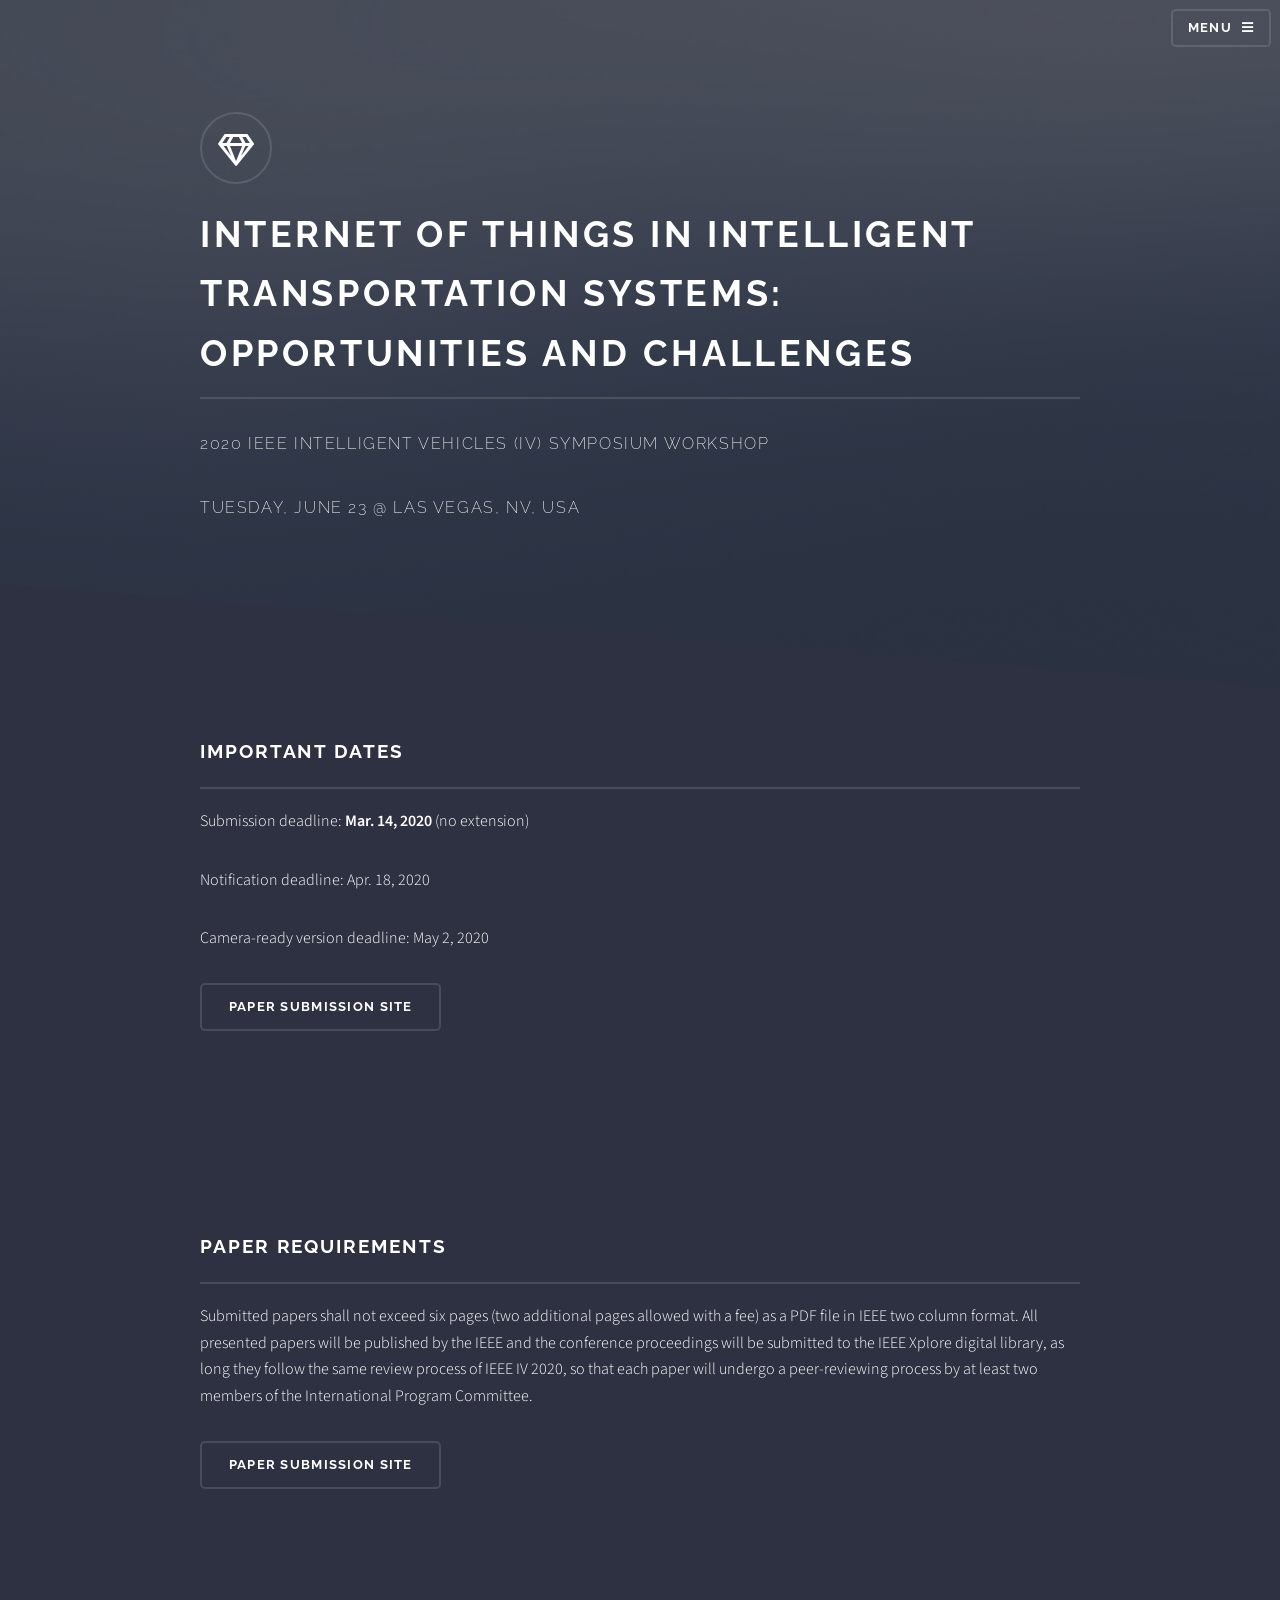
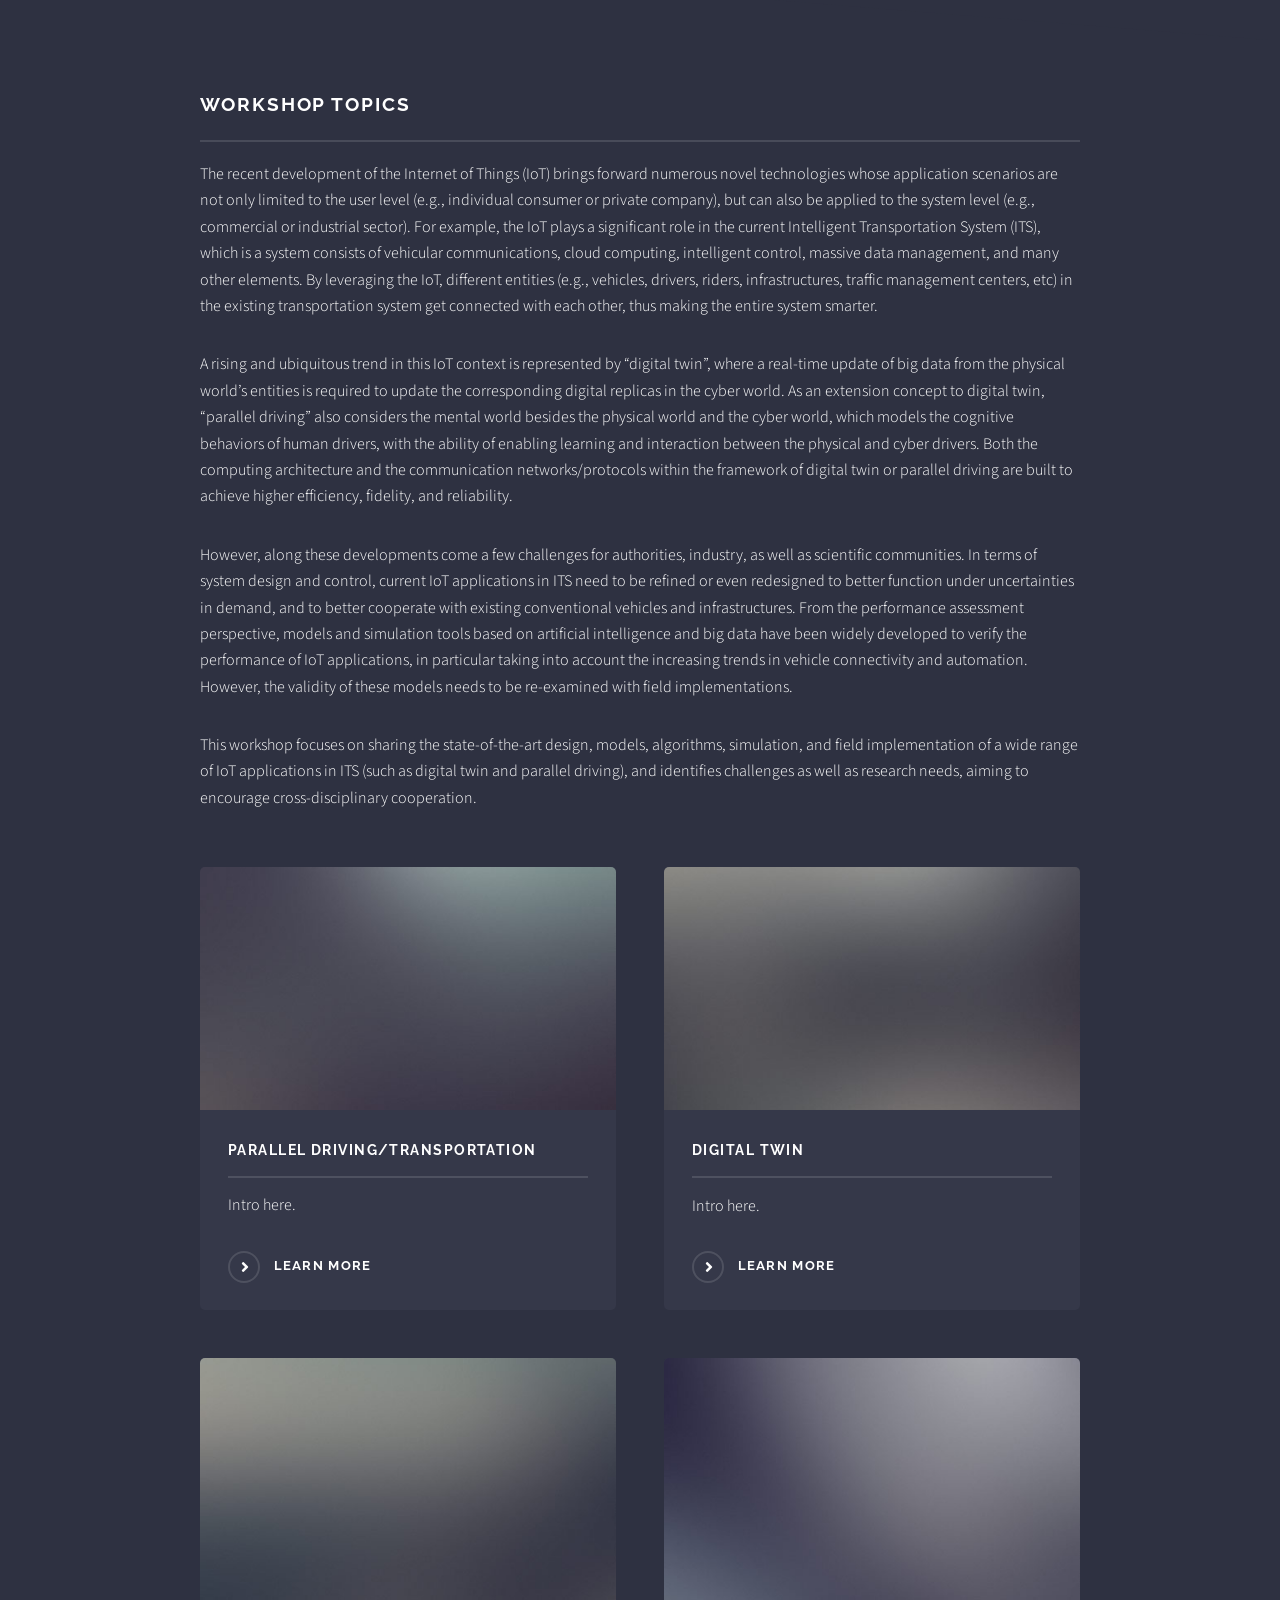
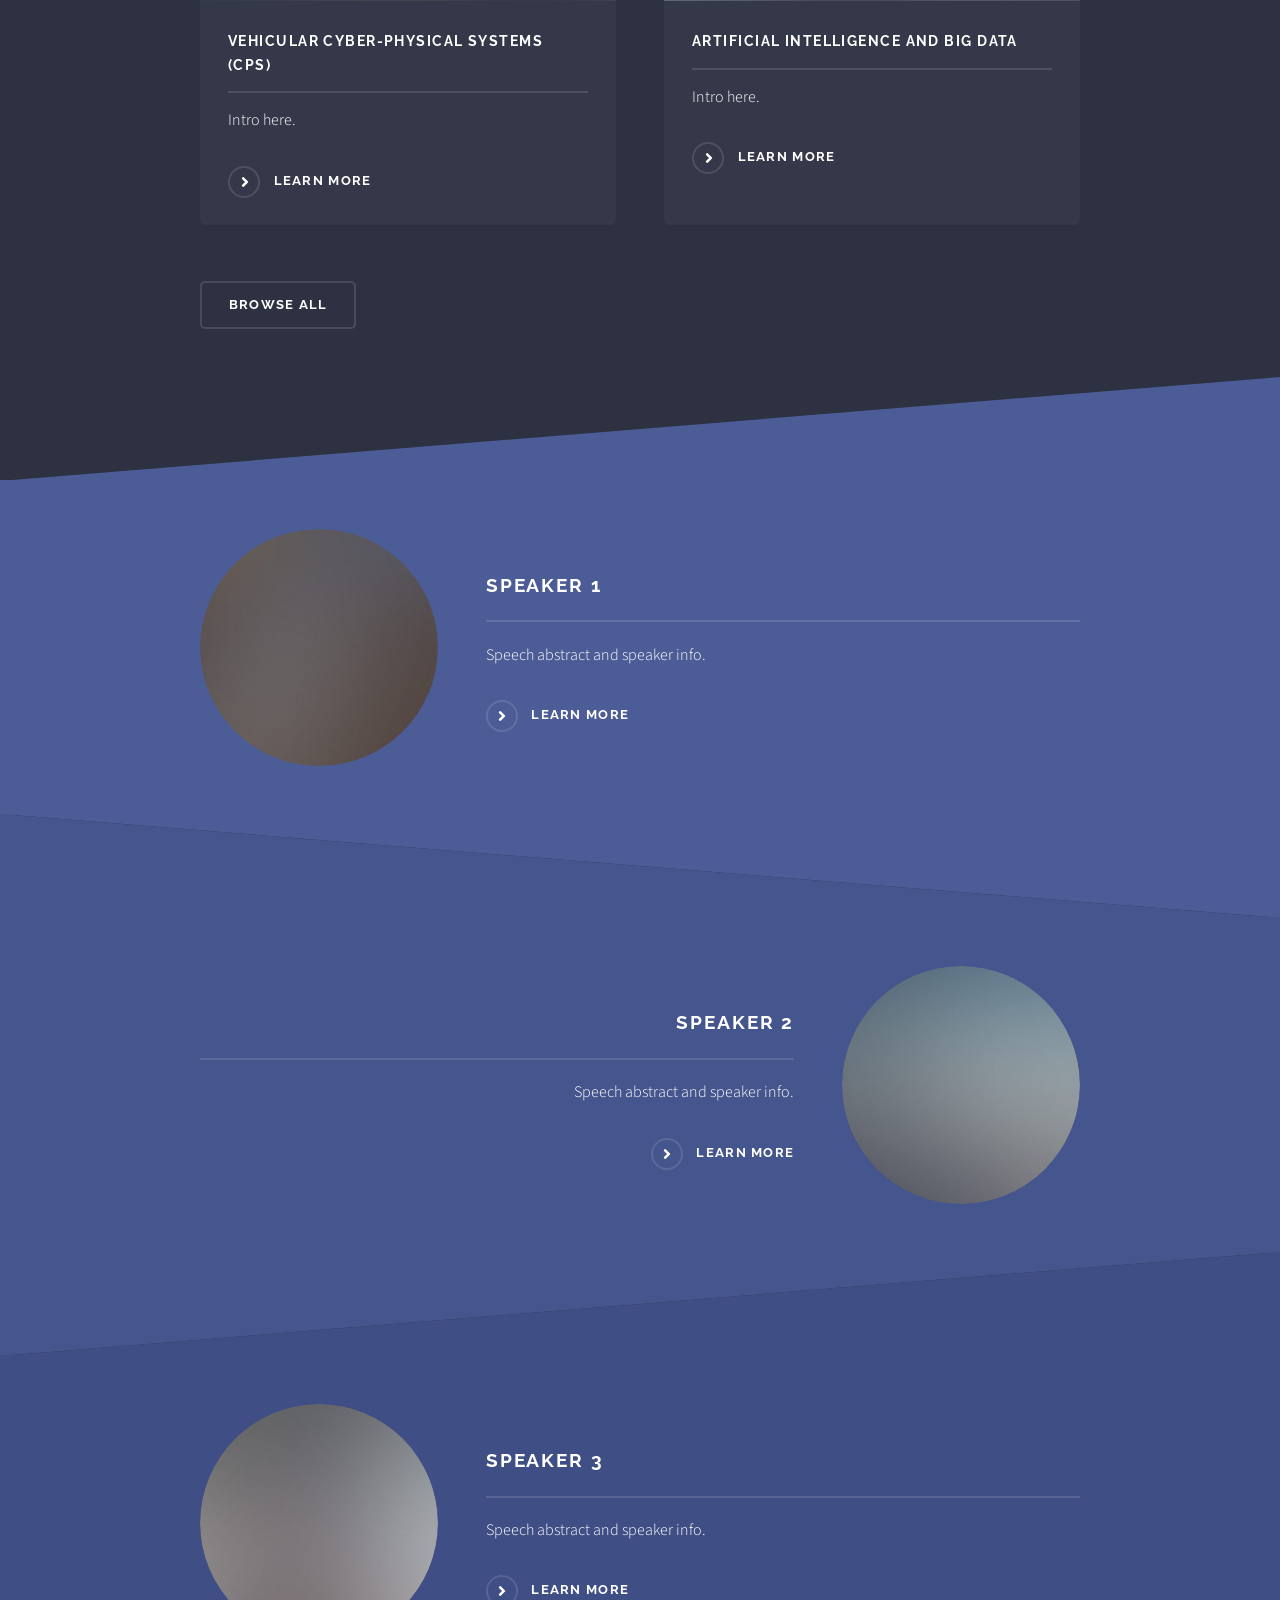
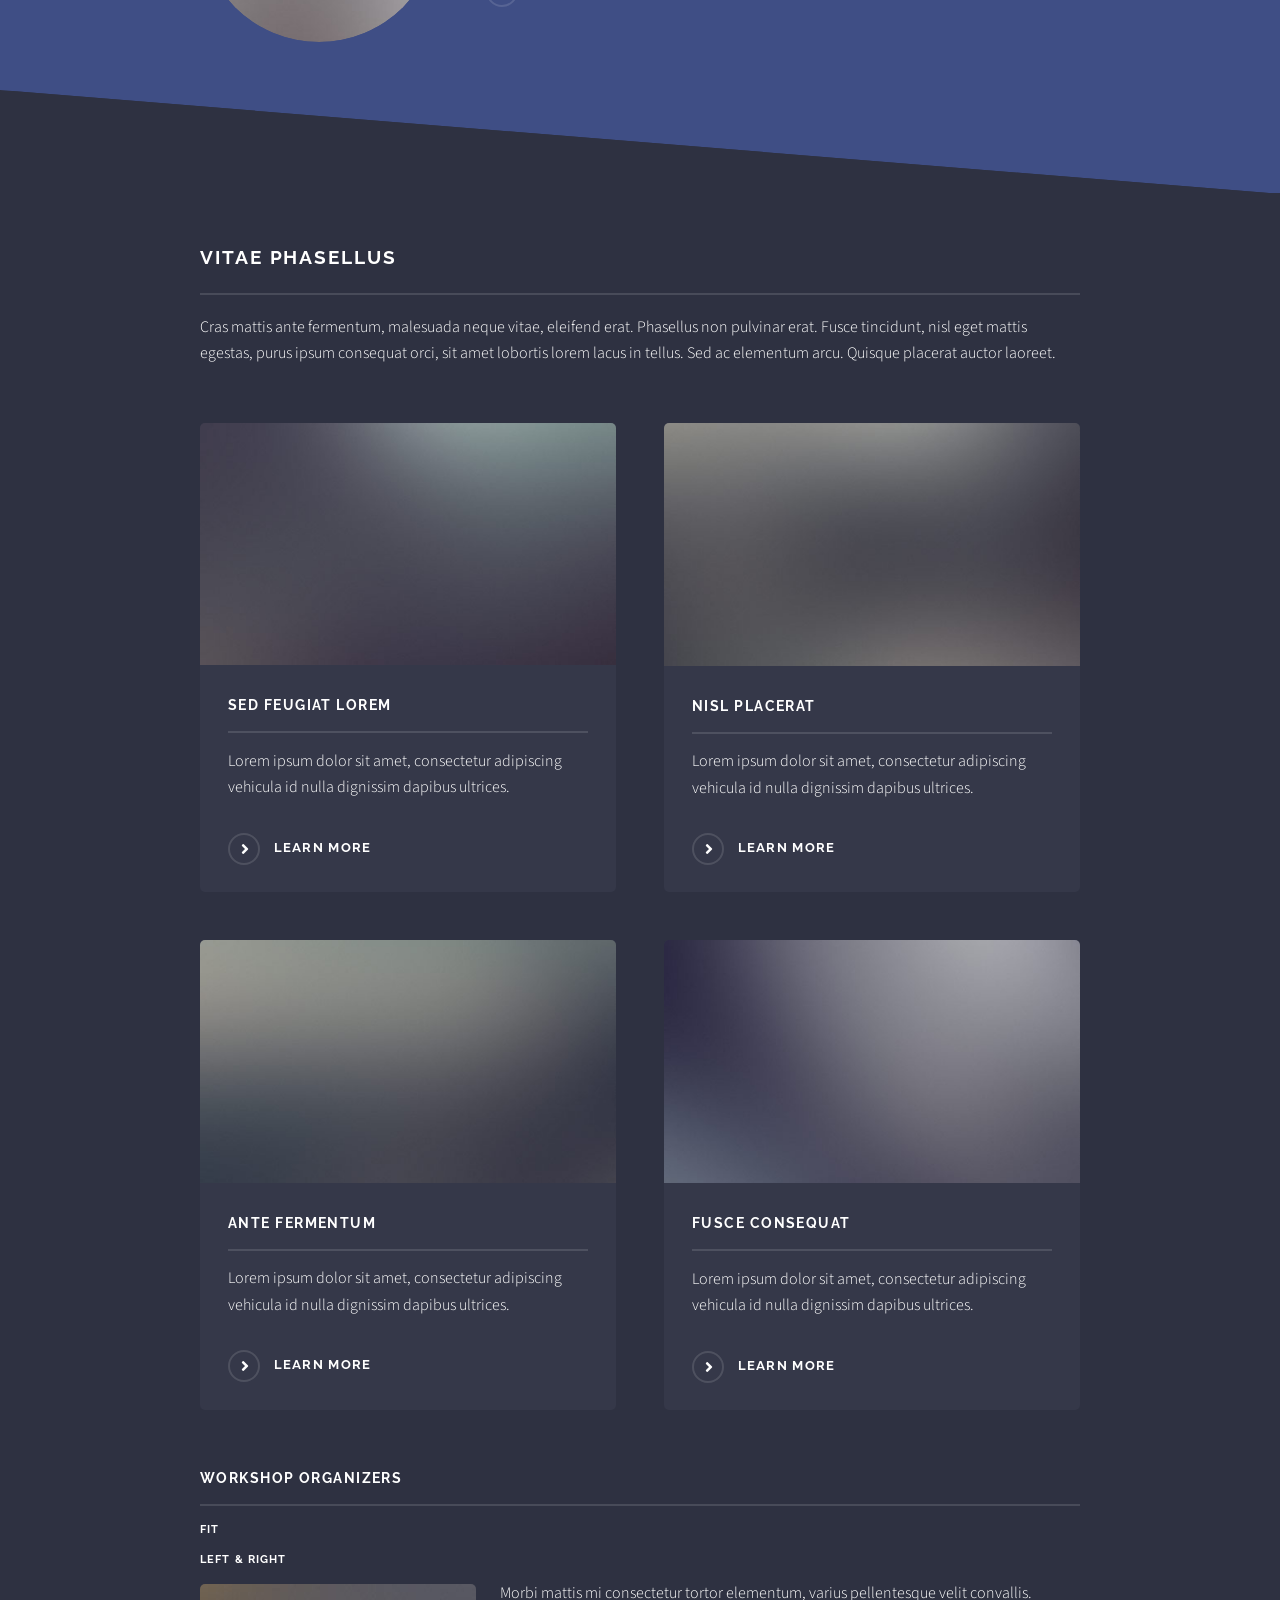
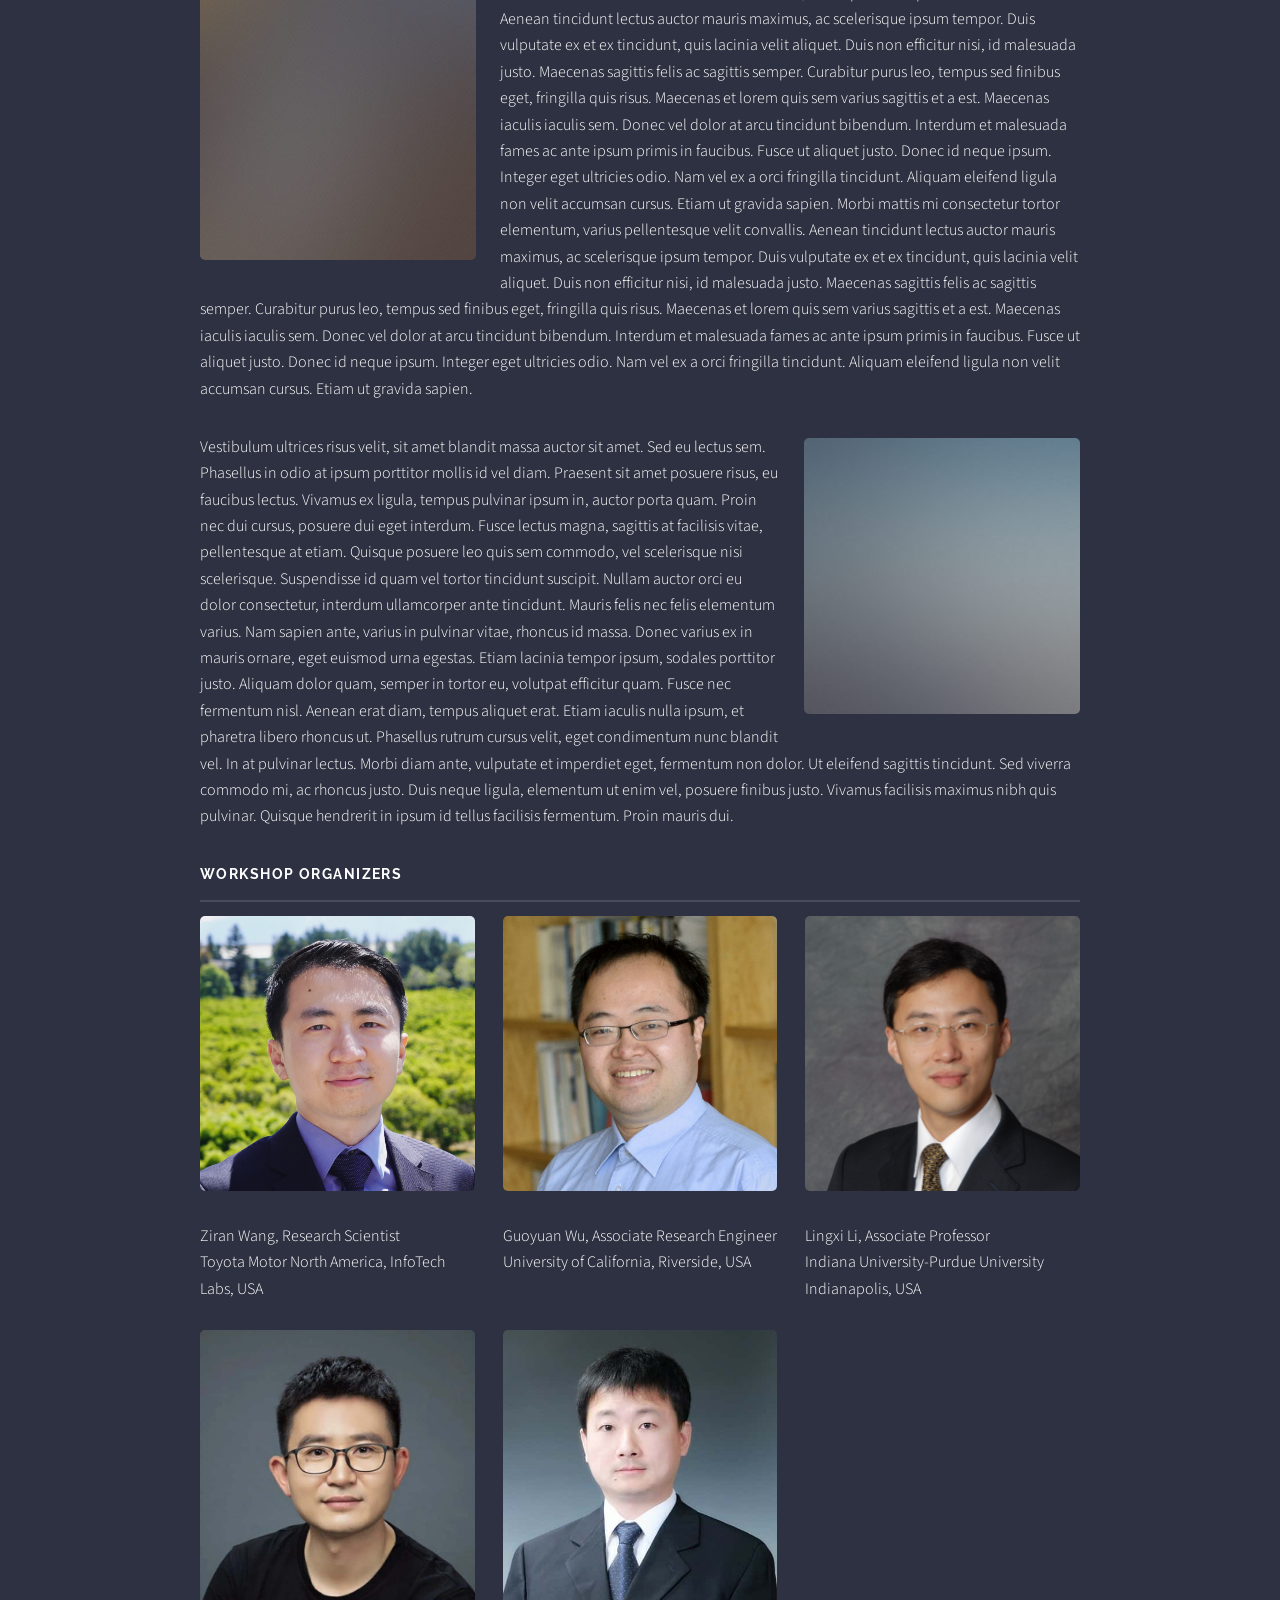
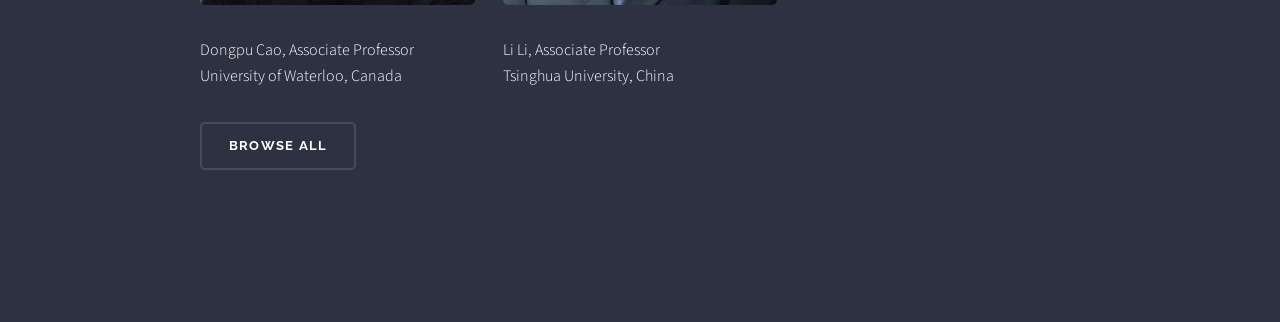
<file: IV2020.html>
<!DOCTYPE HTML>
<!--
	Solid State by HTML5 UP
	html5up.net | @ajlkn
	Free for personal and commercial use under the CCA 3.0 license (html5up.net/license)
-->
<html>
	<head>
		<title>IoT in ITS: IV2020 Workshop</title>
		<meta charset="utf-8" />
		<meta name="viewport" content="width=device-width, initial-scale=1, user-scalable=no" />
		<link rel="stylesheet" href="assets/css/main.css" />
		<noscript><link rel="stylesheet" href="assets/css/noscript.css" /></noscript>
	</head>
	<body class="is-preload">

		<!-- Page Wrapper -->
			<div id="page-wrapper">

				<!-- Header -->
					<header id="header" class="alt">
						<h1><a href="index.html">IV2020 Workshop</a></h1>
						<nav>
							<a href="#menu">Menu</a>
						</nav>
					</header>

				<!-- Menu -->
					<nav id="menu">
						<div class="inner">
							<h2>Menu</h2>
							<ul class="links">
								<li><a href="index.html">Home</a></li>
								<li><a href="generic.html">Generic</a></li>
								<li><a href="elements.html">Elements</a></li>
								<li><a href="#">Log In</a></li>
								<li><a href="#">Sign Up</a></li>
							</ul>
							<a href="#" class="close">Close</a>
						</div>
					</nav>

				<!-- Banner -->
					<section id="banner">
						<div class="inner">
							<div class="logo"><span class="icon fa-gem"></span></div>
							<h2>Internet of Things in Intelligent Transportation Systems: Opportunities and Challenges</h2>
							<p>2020 IEEE Intelligent Vehicles (IV) Symposium Workshop</a></p>
							<p>Tuesday, June 23 @ Las Vegas, NV, USA</a></p>
						</div>
					</section>

				<!-- Wrapper -->
					<section id="wrapper">

						<!-- One -->
							<section id="one" class="wrapper alt style1">
								<div class="inner">
									<h2 class="major">Important Dates</h2>
									<p>Submission deadline: <strong>Mar. 14, 2020</strong> (no extension)</p>
									<p>Notification deadline: Apr. 18, 2020</p>
									<p>Camera-ready version deadline: May 2, 2020</p>

									<ul class="actions">
										<li><a href="https://2020.ieee-iv.org/call-for-paper/" class="button">Paper Submission Site</a></li>
									</ul>
								</div>
							</section>

						<!-- One -->
							<section id="two" class="wrapper alt style1">
								<div class="inner">
									<h2 class="major">Paper Requirements</h2>
									<p>Submitted papers shall not exceed six pages (two additional pages allowed with a fee) as a PDF file in IEEE two column format. All presented papers will be published by the IEEE and the conference proceedings will be submitted to the IEEE Xplore digital library, as long they follow the same review process of IEEE IV 2020, so that each paper will undergo a peer-reviewing process by at least two members of the International Program Committee.</p>

									<ul class="actions">
										<li><a href="https://2020.ieee-iv.org/call-for-paper/" class="button">Paper Submission Site</a></li>
									</ul>
								</div>
							</section>
						
						<!-- Four -->
							<section id="two" class="wrapper alt style1">
								<div class="inner">
									<h2 class="major">Workshop Topics</h2>
									<p>The recent development of the Internet of Things (IoT) brings forward numerous novel technologies whose application scenarios are not only limited to the user level (e.g., individual consumer or private company), but can also be applied to the system level (e.g., commercial or industrial sector). For example, the IoT plays a significant role in the current Intelligent Transportation System (ITS), which is a system consists of vehicular communications, cloud computing, intelligent control, massive data management, and many other elements. By leveraging the IoT, different entities (e.g., vehicles, drivers, riders, infrastructures, traffic management centers, etc) in the existing transportation system get connected with each other, thus making the entire system smarter.</p>

									<p>A rising and ubiquitous trend in this IoT context is represented by “digital twin”, where a real-time update of big data from the physical world’s entities is required to update the corresponding digital replicas in the cyber world. As an extension concept to digital twin, “parallel driving” also considers the mental world besides the physical world and the cyber world, which models the cognitive behaviors of human drivers, with the ability of enabling learning and interaction between the physical and cyber drivers. Both the computing architecture and the communication networks/protocols within the framework of digital twin or parallel driving are built to achieve higher efficiency, fidelity, and reliability.</p>

									<p>However, along these developments come a few challenges for authorities, industry, as well as scientific communities. In terms of system design and control, current IoT applications in ITS need to be refined or even redesigned to better function under uncertainties in demand, and to better cooperate with existing conventional vehicles and infrastructures. From the performance assessment perspective, models and simulation tools based on artificial intelligence and big data have been widely developed to verify the performance of IoT applications, in particular taking into account the increasing trends in vehicle connectivity and automation. However, the validity of these models needs to be re-examined with field implementations.</p>

									<p>This workshop focuses on sharing the state-of-the-art design, models, algorithms, simulation, and field implementation of a wide range of IoT applications in ITS (such as digital twin and parallel driving), and identifies challenges as well as research needs, aiming to encourage cross-disciplinary cooperation.</p>

									<section class="features">
										<article>
											<a href="#" class="image"><img src="images/pic04.jpg" alt="" /></a>
											<h3 class="major">Parallel Driving/Transportation</h3>
											<p>Intro here.</p>
											<a href="#" class="special">Learn more</a>
										</article>
										<article>
											<a href="#" class="image"><img src="images/pic05.jpg" alt="" /></a>
											<h3 class="major">Digital Twin</h3>
											<p>Intro here.</p>
											<a href="#" class="special">Learn more</a>
										</article>
										<article>
											<a href="#" class="image"><img src="images/pic06.jpg" alt="" /></a>
											<h3 class="major">Vehicular Cyber-Physical Systems (CPS)</h3>
											<p>Intro here.</p>
											<a href="#" class="special">Learn more</a>
										</article>
										<article>
											<a href="#" class="image"><img src="images/pic07.jpg" alt="" /></a>
											<h3 class="major">Artificial Intelligence and Big Data</h3>
											<p>Intro here.</p>
											<a href="#" class="special">Learn more</a>
										</article>
									</section>
									<ul class="actions">
										<li><a href="#" class="button">Browse All</a></li>
									</ul>
								</div>
							</section>

						<!-- One -->
							<section id="two" class="wrapper spotlight style1">
								<div class="inner">
									<a href="#" class="image"><img src="images/pic01.jpg" alt="" /></a>
									<div class="content">
										<h2 class="major">Speaker 1</h2>
										<p>Speech abstract and speaker info.</p>
										<a href="#" class="special">Learn more</a>
									</div>
								</div>
							</section>

						<!-- Two -->
							<section id="three" class="wrapper alt spotlight style2">
								<div class="inner">
									<a href="#" class="image"><img src="images/pic02.jpg" alt="" /></a>
									<div class="content">
										<h2 class="major">Speaker 2</h2>
										<p>Speech abstract and speaker info.</p>
										<a href="#" class="special">Learn more</a>
									</div>
								</div>
							</section>

						<!-- Three -->
							<section id="four" class="wrapper spotlight style3">
								<div class="inner">
									<a href="#" class="image"><img src="images/pic03.jpg" alt="" /></a>
									<div class="content">
										<h2 class="major">Speaker 3</h2>
										<p>Speech abstract and speaker info.</p>
										<a href="#" class="special">Learn more</a>
									</div>
								</div>
							</section>

						<!-- Four -->
							<section id="five" class="wrapper alt style1">
								<div class="inner">
									<h2 class="major">Vitae phasellus</h2>
									<p>Cras mattis ante fermentum, malesuada neque vitae, eleifend erat. Phasellus non pulvinar erat. Fusce tincidunt, nisl eget mattis egestas, purus ipsum consequat orci, sit amet lobortis lorem lacus in tellus. Sed ac elementum arcu. Quisque placerat auctor laoreet.</p>
									<section class="features">
										<article>
											<a href="#" class="image"><img src="images/pic04.jpg" alt="" /></a>
											<h3 class="major">Sed feugiat lorem</h3>
											<p>Lorem ipsum dolor sit amet, consectetur adipiscing vehicula id nulla dignissim dapibus ultrices.</p>
											<a href="#" class="special">Learn more</a>
										</article>
										<article>
											<a href="#" class="image"><img src="images/pic05.jpg" alt="" /></a>
											<h3 class="major">Nisl placerat</h3>
											<p>Lorem ipsum dolor sit amet, consectetur adipiscing vehicula id nulla dignissim dapibus ultrices.</p>
											<a href="#" class="special">Learn more</a>
										</article>
										<article>
											<a href="#" class="image"><img src="images/pic06.jpg" alt="" /></a>
											<h3 class="major">Ante fermentum</h3>
											<p>Lorem ipsum dolor sit amet, consectetur adipiscing vehicula id nulla dignissim dapibus ultrices.</p>
											<a href="#" class="special">Learn more</a>
										</article>
										<article>
											<a href="#" class="image"><img src="images/pic07.jpg" alt="" /></a>
											<h3 class="major">Fusce consequat</h3>
											<p>Lorem ipsum dolor sit amet, consectetur adipiscing vehicula id nulla dignissim dapibus ultrices.</p>
											<a href="#" class="special">Learn more</a>
										</article>
									</section>

									<section>
										<h3 class="major">Workshop Organizers</h3>
										<h4>Fit</h4>
										<h4>Left &amp; Right</h4>

										<p><span class="image left"><img src="images/pic01.jpg" alt="" /></span>Morbi mattis mi consectetur tortor elementum, varius pellentesque velit convallis. Aenean tincidunt lectus auctor mauris maximus, ac scelerisque ipsum tempor. Duis vulputate ex et ex tincidunt, quis lacinia velit aliquet. Duis non efficitur nisi, id malesuada justo. Maecenas sagittis felis ac sagittis semper. Curabitur purus leo, tempus sed finibus eget, fringilla quis risus. Maecenas et lorem quis sem varius sagittis et a est. Maecenas iaculis iaculis sem. Donec vel dolor at arcu tincidunt bibendum. Interdum et malesuada fames ac ante ipsum primis in faucibus. Fusce ut aliquet justo. Donec id neque ipsum. Integer eget ultricies odio. Nam vel ex a orci fringilla tincidunt. Aliquam eleifend ligula non velit accumsan cursus. Etiam ut gravida sapien. Morbi mattis mi consectetur tortor elementum, varius pellentesque velit convallis. Aenean tincidunt lectus auctor mauris maximus, ac scelerisque ipsum tempor. Duis vulputate ex et ex tincidunt, quis lacinia velit aliquet. Duis non efficitur nisi, id malesuada justo. Maecenas sagittis felis ac sagittis semper. Curabitur purus leo, tempus sed finibus eget, fringilla quis risus. Maecenas et lorem quis sem varius sagittis et a est. Maecenas iaculis iaculis sem. Donec vel dolor at arcu tincidunt bibendum. Interdum et malesuada fames ac ante ipsum primis in faucibus. Fusce ut aliquet justo. Donec id neque ipsum. Integer eget ultricies odio. Nam vel ex a orci fringilla tincidunt. Aliquam eleifend ligula non velit accumsan cursus. Etiam ut gravida sapien.</p>
								
										<p><span class="image right"><img src="images/pic02.jpg" alt="" /></span>Vestibulum ultrices risus velit, sit amet blandit massa auctor sit amet. Sed eu lectus sem. Phasellus in odio at ipsum porttitor mollis id vel diam. Praesent sit amet posuere risus, eu faucibus lectus. Vivamus ex ligula, tempus pulvinar ipsum in, auctor porta quam. Proin nec dui cursus, posuere dui eget interdum. Fusce lectus magna, sagittis at facilisis vitae, pellentesque at etiam. Quisque posuere leo quis sem commodo, vel scelerisque nisi scelerisque. Suspendisse id quam vel tortor tincidunt suscipit. Nullam auctor orci eu dolor consectetur, interdum ullamcorper ante tincidunt. Mauris felis nec felis elementum varius. Nam sapien ante, varius in pulvinar vitae, rhoncus id massa. Donec varius ex in mauris ornare, eget euismod urna egestas. Etiam lacinia tempor ipsum, sodales porttitor justo. Aliquam dolor quam, semper in tortor eu, volutpat efficitur quam. Fusce nec fermentum nisl. Aenean erat diam, tempus aliquet erat. Etiam iaculis nulla ipsum, et pharetra libero rhoncus ut. Phasellus rutrum cursus velit, eget condimentum nunc blandit vel. In at pulvinar lectus. Morbi diam ante, vulputate et imperdiet eget, fermentum non dolor. Ut eleifend sagittis tincidunt. Sed viverra commodo mi, ac rhoncus justo. Duis neque ligula, elementum ut enim vel, posuere finibus justo. Vivamus facilisis maximus nibh quis pulvinar. Quisque hendrerit in ipsum id tellus facilisis fermentum. Proin mauris dui.</p>

										<h3 class="major">Workshop Organizers</h3>
										<div class="box alt">
											<div class="row gtr-uniform">												
												<div class="col-4"><span class="image fit"><img src="images/Ziran.jpg" alt="" /></span> 
												Ziran Wang, Research Scientist<br>
												Toyota Motor North America, InfoTech Labs, USA<br>
												</div>
												
												<div class="col-4"><span class="image fit"><img src="images/Guoyuan.jpg" alt="" /></span> 
												Guoyuan Wu, Associate Research Engineer<br>
												University of California, Riverside, USA</div>
												
												<div class="col-4"><span class="image fit"><img src="images/Lingxi.jpg" alt="" /></span> 
												Lingxi Li, Associate Professor<br>
												Indiana University-Purdue University Indianapolis, USA</div>
											
												<div class="col-4"><span class="image fit"><img src="images/Dongpu.jpg" alt="" /></span> 
												Dongpu Cao, Associate Professor<br>
												University of Waterloo, Canada</div>

												<div class="col-4"><span class="image fit"><img src="images/Li.jpg" alt="" /></span> 
												Li Li, Associate Professor<br>
												Tsinghua University, China</div>
											</div>
										</div>
									</section>
									<ul class="actions">
										<li><a href="#" class="button">Browse All</a></li>
									</ul>
								</div>
							</section>

					</section>

			</div>

		<!-- Scripts -->
			<script src="assets/js/jquery.min.js"></script>
			<script src="assets/js/jquery.scrollex.min.js"></script>
			<script src="assets/js/browser.min.js"></script>
			<script src="assets/js/breakpoints.min.js"></script>
			<script src="assets/js/util.js"></script>
			<script src="assets/js/main.js"></script>

	</body>
</html>
</file>
<file: assets/css/noscript.css>
/*
	Solid State by HTML5 UP
	html5up.net | @ajlkn
	Free for personal and commercial use under the CCA 3.0 license (html5up.net/license)
*/

/* Banner */

	body.is-preload #banner .logo {
		-moz-transform: none;
		-webkit-transform: none;
		-ms-transform: none;
		transform: none;
		opacity: 1;
	}

	body.is-preload #banner h2 {
		opacity: 1;
		-moz-transform: none;
		-webkit-transform: none;
		-ms-transform: none;
		transform: none;
		-moz-filter: none;
		-webkit-filter: none;
		-ms-filter: none;
		filter: none;
	}

	body.is-preload #banner p {
		opacity: 01;
		-moz-transform: none;
		-webkit-transform: none;
		-ms-transform: none;
		transform: none;
		-moz-filter: none;
		-webkit-filter: none;
		-ms-filter: none;
		filter: none;
	}
</file>
<file: assets/css/main.css>
@import url(fontawesome-all.min.css);
@import url("https://fonts.googleapis.com/css?family=Raleway:200,700|Source+Sans+Pro:300,600,300italic,600italic");

/*
	Solid State by HTML5 UP
	html5up.net | @ajlkn
	Free for personal and commercial use under the CCA 3.0 license (html5up.net/license)
*/

html, body, div, span, applet, object,
iframe, h1, h2, h3, h4, h5, h6, p, blockquote,
pre, a, abbr, acronym, address, big, cite,
code, del, dfn, em, img, ins, kbd, q, s, samp,
small, strike, strong, sub, sup, tt, var, b,
u, i, center, dl, dt, dd, ol, ul, li, fieldset,
form, label, legend, table, caption, tbody,
tfoot, thead, tr, th, td, article, aside,
canvas, details, embed, figure, figcaption,
footer, header, hgroup, menu, nav, output, ruby,
section, summary, time, mark, audio, video {
	margin: 0;
	padding: 0;
	border: 0;
	font-size: 100%;
	font: inherit;
	vertical-align: baseline;}

article, aside, details, figcaption, figure,
footer, header, hgroup, menu, nav, section {
	display: block;}

body {
	line-height: 1;
}

ol, ul {
	list-style: none;
}

blockquote, q {
	quotes: none;
}

	blockquote:before, blockquote:after, q:before, q:after {
		content: '';
		content: none;
	}

table {
	border-collapse: collapse;
	border-spacing: 0;
}

body {
	-webkit-text-size-adjust: none;
}

mark {
	background-color: transparent;
	color: inherit;
}

input::-moz-focus-inner {
	border: 0;
	padding: 0;
}

input, select, textarea {
	-moz-appearance: none;
	-webkit-appearance: none;
	-ms-appearance: none;
	appearance: none;
}

/* Basic */

	@-ms-viewport {
		width: device-width;
	}

	body {
		-ms-overflow-style: scrollbar;
	}

	@media screen and (max-width: 480px) {

		html, body {
			min-width: 320px;
		}

	}

	html {
		box-sizing: border-box;
	}

	*, *:before, *:after {
		box-sizing: inherit;
	}

	body {
		background-color: #2e3141;
		background-image: linear-gradient(to top, rgba(46, 49, 65, 0.8), rgba(46, 49, 65, 0.8)), url("../../images/bg.jpg");
		background-size: auto, cover;
		background-attachment: fixed, fixed;
		background-position: center, center;
	}

		body.is-preload *, body.is-preload *:before, body.is-preload *:after {
			-moz-animation: none !important;
			-webkit-animation: none !important;
			-ms-animation: none !important;
			animation: none !important;
			-moz-transition: none !important;
			-webkit-transition: none !important;
			-ms-transition: none !important;
			transition: none !important;
		}

/* Type */

	body, input, select, textarea {
		color: #ffffff;
		font-family: "Source Sans Pro", Helvetica, sans-serif;
		font-size: 16.5pt;
		font-weight: 300;
		line-height: 1.65;
	}

		@media screen and (max-width: 1680px) {

			body, input, select, textarea {
				font-size: 13pt;
			}

		}

		@media screen and (max-width: 1280px) {

			body, input, select, textarea {
				font-size: 12pt;
			}

		}

		@media screen and (max-width: 980px) {

			body, input, select, textarea {
				font-size: 12pt;
			}

		}

		@media screen and (max-width: 736px) {

			body, input, select, textarea {
				font-size: 12pt;
			}

		}

		@media screen and (max-width: 480px) {

			body, input, select, textarea {
				font-size: 12pt;
			}

		}

	a {
		-moz-transition: color 0.2s ease-in-out, border-bottom-color 0.2s ease-in-out;
		-webkit-transition: color 0.2s ease-in-out, border-bottom-color 0.2s ease-in-out;
		-ms-transition: color 0.2s ease-in-out, border-bottom-color 0.2s ease-in-out;
		transition: color 0.2s ease-in-out, border-bottom-color 0.2s ease-in-out;
		border-bottom: dotted 1px rgba(255, 255, 255, 0.35);
		color: #ffffff;
		text-decoration: none;
	}

		a:hover {
			border-bottom-color: transparent;
			color: #ffffff !important;
		}

		a.special:not(.button) {
			text-decoration: none;
			border-bottom: 0;
			display: block;
			font-family: Raleway, Helvetica, sans-serif;
			font-size: 0.8em;
			font-weight: 700;
			letter-spacing: 0.1em;
			margin: 0 0 2em 0;
			text-transform: uppercase;
		}

			a.special:not(.button):before {
				-moz-osx-font-smoothing: grayscale;
				-webkit-font-smoothing: antialiased;
				display: inline-block;
				font-style: normal;
				font-variant: normal;
				text-rendering: auto;
				line-height: 1;
				text-transform: none !important;
				font-family: 'Font Awesome 5 Free';
				font-weight: 900;
			}

			a.special:not(.button):before {
				-moz-transition: background-color 0.2s ease-in-out;
				-webkit-transition: background-color 0.2s ease-in-out;
				-ms-transition: background-color 0.2s ease-in-out;
				transition: background-color 0.2s ease-in-out;
				border-radius: 100%;
				border: solid 2px rgba(255, 255, 255, 0.125);
				content: '\f105';
				display: inline-block;
				font-size: 1.25em;
				height: 2em;
				line-height: 1.75em;
				margin-right: 0.85em;
				text-align: center;
				text-indent: 0.15em;
				vertical-align: middle;
				width: 2em;
			}

			a.special:not(.button):hover:before {
				background-color: rgba(255, 255, 255, 0.025);
			}

			a.special:not(.button):active:before {
				background-color: rgba(255, 255, 255, 0.075);
			}

	strong, b {
		color: #ffffff;
		font-weight: 600;
	}

	em, i {
		font-style: italic;
	}

	p {
		margin: 0 0 2em 0;
	}

	h1, h2, h3, h4, h5, h6 {
		color: #ffffff;
		font-family: Raleway, Helvetica, sans-serif;
		font-weight: 700;
		letter-spacing: 0.1em;
		margin: 0 0 1em 0;
		text-transform: uppercase;
	}

		h1 a, h2 a, h3 a, h4 a, h5 a, h6 a {
			color: inherit;
			text-decoration: none;
			border-bottom: 0;
		}

		h1 span, h2 span, h3 span, h4 span, h5 span, h6 span {
			font-weight: 200;
		}

		h1.major, h2.major, h3.major, h4.major, h5.major, h6.major {
			padding-bottom: 1em;
			border-bottom: solid 2px rgba(255, 255, 255, 0.125);
		}

	h2 {
		font-size: 1.2em;
	}

	h3 {
		font-size: 0.9em;
	}

	h4 {
		font-size: 0.7em;
	}

	h5 {
		font-size: 0.7em;
	}

	h6 {
		font-size: 0.7em;
	}

	@media screen and (max-width: 736px) {

		h2 {
			font-size: 1em;
		}

		h3 {
			font-size: 0.8em;
		}

	}

	sub {
		font-size: 0.8em;
		position: relative;
		top: 0.5em;
	}

	sup {
		font-size: 0.8em;
		position: relative;
		top: -0.5em;
	}

	blockquote {
		border-left: solid 4px rgba(255, 255, 255, 0.125);
		font-style: italic;
		margin: 0 0 2em 0;
		padding: 0.5em 0 0.5em 2em;
	}

	code {
		background: rgba(255, 255, 255, 0.025);
		border-radius: 5px;
		border: solid 2px rgba(255, 255, 255, 0.125);
		font-family: "Courier New", monospace;
		font-size: 0.9em;
		margin: 0 0.25em;
		padding: 0.25em 0.65em;
	}

	pre {
		-webkit-overflow-scrolling: touch;
		font-family: "Courier New", monospace;
		font-size: 0.9em;
		margin: 0 0 2em 0;
	}

		pre code {
			display: block;
			line-height: 1.75em;
			padding: 1em 1.5em;
			overflow-x: auto;
		}

	hr {
		border: 0;
		border-bottom: solid 2px rgba(255, 255, 255, 0.125);
		margin: 2.5em 0;
	}

		hr.major {
			margin: 4em 0;
		}

	.align-left {
		text-align: left;
	}

	.align-center {
		text-align: center;
	}

	.align-right {
		text-align: right;
	}

/* Row */

	.row {
		display: flex;
		flex-wrap: wrap;
		box-sizing: border-box;
		align-items: stretch;
	}

		.row > * {
			box-sizing: border-box;
		}

		.row.gtr-uniform > * > :last-child {
			margin-bottom: 0;
		}

		.row.aln-left {
			justify-content: flex-start;
		}

		.row.aln-center {
			justify-content: center;
		}

		.row.aln-right {
			justify-content: flex-end;
		}

		.row.aln-top {
			align-items: flex-start;
		}

		.row.aln-middle {
			align-items: center;
		}

		.row.aln-bottom {
			align-items: flex-end;
		}

		.row > .imp {
			order: -1;
		}

		.row > .col-1 {
			width: 8.33333%;
		}

		.row > .off-1 {
			margin-left: 8.33333%;
		}

		.row > .col-2 {
			width: 16.66667%;
		}

		.row > .off-2 {
			margin-left: 16.66667%;
		}

		.row > .col-3 {
			width: 25%;
		}

		.row > .off-3 {
			margin-left: 25%;
		}

		.row > .col-4 {
			width: 33.33333%;
		}

		.row > .off-4 {
			margin-left: 33.33333%;
		}

		.row > .col-5 {
			width: 41.66667%;
		}

		.row > .off-5 {
			margin-left: 41.66667%;
		}

		.row > .col-6 {
			width: 50%;
		}

		.row > .off-6 {
			margin-left: 50%;
		}

		.row > .col-7 {
			width: 58.33333%;
		}

		.row > .off-7 {
			margin-left: 58.33333%;
		}

		.row > .col-8 {
			width: 66.66667%;
		}

		.row > .off-8 {
			margin-left: 66.66667%;
		}

		.row > .col-9 {
			width: 75%;
		}

		.row > .off-9 {
			margin-left: 75%;
		}

		.row > .col-10 {
			width: 83.33333%;
		}

		.row > .off-10 {
			margin-left: 83.33333%;
		}

		.row > .col-11 {
			width: 91.66667%;
		}

		.row > .off-11 {
			margin-left: 91.66667%;
		}

		.row > .col-12 {
			width: 100%;
		}

		.row > .off-12 {
			margin-left: 100%;
		}

		.row.gtr-0 {
			margin-top: 0;
			margin-left: 0em;
		}

			.row.gtr-0 > * {
				padding: 0 0 0 0em;
			}

			.row.gtr-0.gtr-uniform {
				margin-top: 0em;
			}

				.row.gtr-0.gtr-uniform > * {
					padding-top: 0em;
				}

		.row.gtr-25 {
			margin-top: 0;
			margin-left: -0.4375em;
		}

			.row.gtr-25 > * {
				padding: 0 0 0 0.4375em;
			}

			.row.gtr-25.gtr-uniform {
				margin-top: -0.4375em;
			}

				.row.gtr-25.gtr-uniform > * {
					padding-top: 0.4375em;
				}

		.row.gtr-50 {
			margin-top: 0;
			margin-left: -0.875em;
		}

			.row.gtr-50 > * {
				padding: 0 0 0 0.875em;
			}

			.row.gtr-50.gtr-uniform {
				margin-top: -0.875em;
			}

				.row.gtr-50.gtr-uniform > * {
					padding-top: 0.875em;
				}

		.row {
			margin-top: 0;
			margin-left: -1.75em;
		}

			.row > * {
				padding: 0 0 0 1.75em;
			}

			.row.gtr-uniform {
				margin-top: -1.75em;
			}

				.row.gtr-uniform > * {
					padding-top: 1.75em;
				}

		.row.gtr-150 {
			margin-top: 0;
			margin-left: -2.625em;
		}

			.row.gtr-150 > * {
				padding: 0 0 0 2.625em;
			}

			.row.gtr-150.gtr-uniform {
				margin-top: -2.625em;
			}

				.row.gtr-150.gtr-uniform > * {
					padding-top: 2.625em;
				}

		.row.gtr-200 {
			margin-top: 0;
			margin-left: -3.5em;
		}

			.row.gtr-200 > * {
				padding: 0 0 0 3.5em;
			}

			.row.gtr-200.gtr-uniform {
				margin-top: -3.5em;
			}

				.row.gtr-200.gtr-uniform > * {
					padding-top: 3.5em;
				}

		@media screen and (max-width: 1680px) {

			.row {
				display: flex;
				flex-wrap: wrap;
				box-sizing: border-box;
				align-items: stretch;
			}

				.row > * {
					box-sizing: border-box;
				}

				.row.gtr-uniform > * > :last-child {
					margin-bottom: 0;
				}

				.row.aln-left {
					justify-content: flex-start;
				}

				.row.aln-center {
					justify-content: center;
				}

				.row.aln-right {
					justify-content: flex-end;
				}

				.row.aln-top {
					align-items: flex-start;
				}

				.row.aln-middle {
					align-items: center;
				}

				.row.aln-bottom {
					align-items: flex-end;
				}

				.row > .imp-xlarge {
					order: -1;
				}

				.row > .col-1-xlarge {
					width: 8.33333%;
				}

				.row > .off-1-xlarge {
					margin-left: 8.33333%;
				}

				.row > .col-2-xlarge {
					width: 16.66667%;
				}

				.row > .off-2-xlarge {
					margin-left: 16.66667%;
				}

				.row > .col-3-xlarge {
					width: 25%;
				}

				.row > .off-3-xlarge {
					margin-left: 25%;
				}

				.row > .col-4-xlarge {
					width: 33.33333%;
				}

				.row > .off-4-xlarge {
					margin-left: 33.33333%;
				}

				.row > .col-5-xlarge {
					width: 41.66667%;
				}

				.row > .off-5-xlarge {
					margin-left: 41.66667%;
				}

				.row > .col-6-xlarge {
					width: 50%;
				}

				.row > .off-6-xlarge {
					margin-left: 50%;
				}

				.row > .col-7-xlarge {
					width: 58.33333%;
				}

				.row > .off-7-xlarge {
					margin-left: 58.33333%;
				}

				.row > .col-8-xlarge {
					width: 66.66667%;
				}

				.row > .off-8-xlarge {
					margin-left: 66.66667%;
				}

				.row > .col-9-xlarge {
					width: 75%;
				}

				.row > .off-9-xlarge {
					margin-left: 75%;
				}

				.row > .col-10-xlarge {
					width: 83.33333%;
				}

				.row > .off-10-xlarge {
					margin-left: 83.33333%;
				}

				.row > .col-11-xlarge {
					width: 91.66667%;
				}

				.row > .off-11-xlarge {
					margin-left: 91.66667%;
				}

				.row > .col-12-xlarge {
					width: 100%;
				}

				.row > .off-12-xlarge {
					margin-left: 100%;
				}

				.row.gtr-0 {
					margin-top: 0;
					margin-left: 0em;
				}

					.row.gtr-0 > * {
						padding: 0 0 0 0em;
					}

					.row.gtr-0.gtr-uniform {
						margin-top: 0em;
					}

						.row.gtr-0.gtr-uniform > * {
							padding-top: 0em;
						}

				.row.gtr-25 {
					margin-top: 0;
					margin-left: -0.4375em;
				}

					.row.gtr-25 > * {
						padding: 0 0 0 0.4375em;
					}

					.row.gtr-25.gtr-uniform {
						margin-top: -0.4375em;
					}

						.row.gtr-25.gtr-uniform > * {
							padding-top: 0.4375em;
						}

				.row.gtr-50 {
					margin-top: 0;
					margin-left: -0.875em;
				}

					.row.gtr-50 > * {
						padding: 0 0 0 0.875em;
					}

					.row.gtr-50.gtr-uniform {
						margin-top: -0.875em;
					}

						.row.gtr-50.gtr-uniform > * {
							padding-top: 0.875em;
						}

				.row {
					margin-top: 0;
					margin-left: -1.75em;
				}

					.row > * {
						padding: 0 0 0 1.75em;
					}

					.row.gtr-uniform {
						margin-top: -1.75em;
					}

						.row.gtr-uniform > * {
							padding-top: 1.75em;
						}

				.row.gtr-150 {
					margin-top: 0;
					margin-left: -2.625em;
				}

					.row.gtr-150 > * {
						padding: 0 0 0 2.625em;
					}

					.row.gtr-150.gtr-uniform {
						margin-top: -2.625em;
					}

						.row.gtr-150.gtr-uniform > * {
							padding-top: 2.625em;
						}

				.row.gtr-200 {
					margin-top: 0;
					margin-left: -3.5em;
				}

					.row.gtr-200 > * {
						padding: 0 0 0 3.5em;
					}

					.row.gtr-200.gtr-uniform {
						margin-top: -3.5em;
					}

						.row.gtr-200.gtr-uniform > * {
							padding-top: 3.5em;
						}

		}

		@media screen and (max-width: 1280px) {

			.row {
				display: flex;
				flex-wrap: wrap;
				box-sizing: border-box;
				align-items: stretch;
			}

				.row > * {
					box-sizing: border-box;
				}

				.row.gtr-uniform > * > :last-child {
					margin-bottom: 0;
				}

				.row.aln-left {
					justify-content: flex-start;
				}

				.row.aln-center {
					justify-content: center;
				}

				.row.aln-right {
					justify-content: flex-end;
				}

				.row.aln-top {
					align-items: flex-start;
				}

				.row.aln-middle {
					align-items: center;
				}

				.row.aln-bottom {
					align-items: flex-end;
				}

				.row > .imp-large {
					order: -1;
				}

				.row > .col-1-large {
					width: 8.33333%;
				}

				.row > .off-1-large {
					margin-left: 8.33333%;
				}

				.row > .col-2-large {
					width: 16.66667%;
				}

				.row > .off-2-large {
					margin-left: 16.66667%;
				}

				.row > .col-3-large {
					width: 25%;
				}

				.row > .off-3-large {
					margin-left: 25%;
				}

				.row > .col-4-large {
					width: 33.33333%;
				}

				.row > .off-4-large {
					margin-left: 33.33333%;
				}

				.row > .col-5-large {
					width: 41.66667%;
				}

				.row > .off-5-large {
					margin-left: 41.66667%;
				}

				.row > .col-6-large {
					width: 50%;
				}

				.row > .off-6-large {
					margin-left: 50%;
				}

				.row > .col-7-large {
					width: 58.33333%;
				}

				.row > .off-7-large {
					margin-left: 58.33333%;
				}

				.row > .col-8-large {
					width: 66.66667%;
				}

				.row > .off-8-large {
					margin-left: 66.66667%;
				}

				.row > .col-9-large {
					width: 75%;
				}

				.row > .off-9-large {
					margin-left: 75%;
				}

				.row > .col-10-large {
					width: 83.33333%;
				}

				.row > .off-10-large {
					margin-left: 83.33333%;
				}

				.row > .col-11-large {
					width: 91.66667%;
				}

				.row > .off-11-large {
					margin-left: 91.66667%;
				}

				.row > .col-12-large {
					width: 100%;
				}

				.row > .off-12-large {
					margin-left: 100%;
				}

				.row.gtr-0 {
					margin-top: 0;
					margin-left: 0em;
				}

					.row.gtr-0 > * {
						padding: 0 0 0 0em;
					}

					.row.gtr-0.gtr-uniform {
						margin-top: 0em;
					}

						.row.gtr-0.gtr-uniform > * {
							padding-top: 0em;
						}

				.row.gtr-25 {
					margin-top: 0;
					margin-left: -0.4375em;
				}

					.row.gtr-25 > * {
						padding: 0 0 0 0.4375em;
					}

					.row.gtr-25.gtr-uniform {
						margin-top: -0.4375em;
					}

						.row.gtr-25.gtr-uniform > * {
							padding-top: 0.4375em;
						}

				.row.gtr-50 {
					margin-top: 0;
					margin-left: -0.875em;
				}

					.row.gtr-50 > * {
						padding: 0 0 0 0.875em;
					}

					.row.gtr-50.gtr-uniform {
						margin-top: -0.875em;
					}

						.row.gtr-50.gtr-uniform > * {
							padding-top: 0.875em;
						}

				.row {
					margin-top: 0;
					margin-left: -1.75em;
				}

					.row > * {
						padding: 0 0 0 1.75em;
					}

					.row.gtr-uniform {
						margin-top: -1.75em;
					}

						.row.gtr-uniform > * {
							padding-top: 1.75em;
						}

				.row.gtr-150 {
					margin-top: 0;
					margin-left: -2.625em;
				}

					.row.gtr-150 > * {
						padding: 0 0 0 2.625em;
					}

					.row.gtr-150.gtr-uniform {
						margin-top: -2.625em;
					}

						.row.gtr-150.gtr-uniform > * {
							padding-top: 2.625em;
						}

				.row.gtr-200 {
					margin-top: 0;
					margin-left: -3.5em;
				}

					.row.gtr-200 > * {
						padding: 0 0 0 3.5em;
					}

					.row.gtr-200.gtr-uniform {
						margin-top: -3.5em;
					}

						.row.gtr-200.gtr-uniform > * {
							padding-top: 3.5em;
						}

		}

		@media screen and (max-width: 980px) {

			.row {
				display: flex;
				flex-wrap: wrap;
				box-sizing: border-box;
				align-items: stretch;
			}

				.row > * {
					box-sizing: border-box;
				}

				.row.gtr-uniform > * > :last-child {
					margin-bottom: 0;
				}

				.row.aln-left {
					justify-content: flex-start;
				}

				.row.aln-center {
					justify-content: center;
				}

				.row.aln-right {
					justify-content: flex-end;
				}

				.row.aln-top {
					align-items: flex-start;
				}

				.row.aln-middle {
					align-items: center;
				}

				.row.aln-bottom {
					align-items: flex-end;
				}

				.row > .imp-medium {
					order: -1;
				}

				.row > .col-1-medium {
					width: 8.33333%;
				}

				.row > .off-1-medium {
					margin-left: 8.33333%;
				}

				.row > .col-2-medium {
					width: 16.66667%;
				}

				.row > .off-2-medium {
					margin-left: 16.66667%;
				}

				.row > .col-3-medium {
					width: 25%;
				}

				.row > .off-3-medium {
					margin-left: 25%;
				}

				.row > .col-4-medium {
					width: 33.33333%;
				}

				.row > .off-4-medium {
					margin-left: 33.33333%;
				}

				.row > .col-5-medium {
					width: 41.66667%;
				}

				.row > .off-5-medium {
					margin-left: 41.66667%;
				}

				.row > .col-6-medium {
					width: 50%;
				}

				.row > .off-6-medium {
					margin-left: 50%;
				}

				.row > .col-7-medium {
					width: 58.33333%;
				}

				.row > .off-7-medium {
					margin-left: 58.33333%;
				}

				.row > .col-8-medium {
					width: 66.66667%;
				}

				.row > .off-8-medium {
					margin-left: 66.66667%;
				}

				.row > .col-9-medium {
					width: 75%;
				}

				.row > .off-9-medium {
					margin-left: 75%;
				}

				.row > .col-10-medium {
					width: 83.33333%;
				}

				.row > .off-10-medium {
					margin-left: 83.33333%;
				}

				.row > .col-11-medium {
					width: 91.66667%;
				}

				.row > .off-11-medium {
					margin-left: 91.66667%;
				}

				.row > .col-12-medium {
					width: 100%;
				}

				.row > .off-12-medium {
					margin-left: 100%;
				}

				.row.gtr-0 {
					margin-top: 0;
					margin-left: 0em;
				}

					.row.gtr-0 > * {
						padding: 0 0 0 0em;
					}

					.row.gtr-0.gtr-uniform {
						margin-top: 0em;
					}

						.row.gtr-0.gtr-uniform > * {
							padding-top: 0em;
						}

				.row.gtr-25 {
					margin-top: 0;
					margin-left: -0.4375em;
				}

					.row.gtr-25 > * {
						padding: 0 0 0 0.4375em;
					}

					.row.gtr-25.gtr-uniform {
						margin-top: -0.4375em;
					}

						.row.gtr-25.gtr-uniform > * {
							padding-top: 0.4375em;
						}

				.row.gtr-50 {
					margin-top: 0;
					margin-left: -0.875em;
				}

					.row.gtr-50 > * {
						padding: 0 0 0 0.875em;
					}

					.row.gtr-50.gtr-uniform {
						margin-top: -0.875em;
					}

						.row.gtr-50.gtr-uniform > * {
							padding-top: 0.875em;
						}

				.row {
					margin-top: 0;
					margin-left: -1.75em;
				}

					.row > * {
						padding: 0 0 0 1.75em;
					}

					.row.gtr-uniform {
						margin-top: -1.75em;
					}

						.row.gtr-uniform > * {
							padding-top: 1.75em;
						}

				.row.gtr-150 {
					margin-top: 0;
					margin-left: -2.625em;
				}

					.row.gtr-150 > * {
						padding: 0 0 0 2.625em;
					}

					.row.gtr-150.gtr-uniform {
						margin-top: -2.625em;
					}

						.row.gtr-150.gtr-uniform > * {
							padding-top: 2.625em;
						}

				.row.gtr-200 {
					margin-top: 0;
					margin-left: -3.5em;
				}

					.row.gtr-200 > * {
						padding: 0 0 0 3.5em;
					}

					.row.gtr-200.gtr-uniform {
						margin-top: -3.5em;
					}

						.row.gtr-200.gtr-uniform > * {
							padding-top: 3.5em;
						}

		}

		@media screen and (max-width: 736px) {

			.row {
				display: flex;
				flex-wrap: wrap;
				box-sizing: border-box;
				align-items: stretch;
			}

				.row > * {
					box-sizing: border-box;
				}

				.row.gtr-uniform > * > :last-child {
					margin-bottom: 0;
				}

				.row.aln-left {
					justify-content: flex-start;
				}

				.row.aln-center {
					justify-content: center;
				}

				.row.aln-right {
					justify-content: flex-end;
				}

				.row.aln-top {
					align-items: flex-start;
				}

				.row.aln-middle {
					align-items: center;
				}

				.row.aln-bottom {
					align-items: flex-end;
				}

				.row > .imp-small {
					order: -1;
				}

				.row > .col-1-small {
					width: 8.33333%;
				}

				.row > .off-1-small {
					margin-left: 8.33333%;
				}

				.row > .col-2-small {
					width: 16.66667%;
				}

				.row > .off-2-small {
					margin-left: 16.66667%;
				}

				.row > .col-3-small {
					width: 25%;
				}

				.row > .off-3-small {
					margin-left: 25%;
				}

				.row > .col-4-small {
					width: 33.33333%;
				}

				.row > .off-4-small {
					margin-left: 33.33333%;
				}

				.row > .col-5-small {
					width: 41.66667%;
				}

				.row > .off-5-small {
					margin-left: 41.66667%;
				}

				.row > .col-6-small {
					width: 50%;
				}

				.row > .off-6-small {
					margin-left: 50%;
				}

				.row > .col-7-small {
					width: 58.33333%;
				}

				.row > .off-7-small {
					margin-left: 58.33333%;
				}

				.row > .col-8-small {
					width: 66.66667%;
				}

				.row > .off-8-small {
					margin-left: 66.66667%;
				}

				.row > .col-9-small {
					width: 75%;
				}

				.row > .off-9-small {
					margin-left: 75%;
				}

				.row > .col-10-small {
					width: 83.33333%;
				}

				.row > .off-10-small {
					margin-left: 83.33333%;
				}

				.row > .col-11-small {
					width: 91.66667%;
				}

				.row > .off-11-small {
					margin-left: 91.66667%;
				}

				.row > .col-12-small {
					width: 100%;
				}

				.row > .off-12-small {
					margin-left: 100%;
				}

				.row.gtr-0 {
					margin-top: 0;
					margin-left: 0em;
				}

					.row.gtr-0 > * {
						padding: 0 0 0 0em;
					}

					.row.gtr-0.gtr-uniform {
						margin-top: 0em;
					}

						.row.gtr-0.gtr-uniform > * {
							padding-top: 0em;
						}

				.row.gtr-25 {
					margin-top: 0;
					margin-left: -0.3125em;
				}

					.row.gtr-25 > * {
						padding: 0 0 0 0.3125em;
					}

					.row.gtr-25.gtr-uniform {
						margin-top: -0.3125em;
					}

						.row.gtr-25.gtr-uniform > * {
							padding-top: 0.3125em;
						}

				.row.gtr-50 {
					margin-top: 0;
					margin-left: -0.625em;
				}

					.row.gtr-50 > * {
						padding: 0 0 0 0.625em;
					}

					.row.gtr-50.gtr-uniform {
						margin-top: -0.625em;
					}

						.row.gtr-50.gtr-uniform > * {
							padding-top: 0.625em;
						}

				.row {
					margin-top: 0;
					margin-left: -1.25em;
				}

					.row > * {
						padding: 0 0 0 1.25em;
					}

					.row.gtr-uniform {
						margin-top: -1.25em;
					}

						.row.gtr-uniform > * {
							padding-top: 1.25em;
						}

				.row.gtr-150 {
					margin-top: 0;
					margin-left: -1.875em;
				}

					.row.gtr-150 > * {
						padding: 0 0 0 1.875em;
					}

					.row.gtr-150.gtr-uniform {
						margin-top: -1.875em;
					}

						.row.gtr-150.gtr-uniform > * {
							padding-top: 1.875em;
						}

				.row.gtr-200 {
					margin-top: 0;
					margin-left: -2.5em;
				}

					.row.gtr-200 > * {
						padding: 0 0 0 2.5em;
					}

					.row.gtr-200.gtr-uniform {
						margin-top: -2.5em;
					}

						.row.gtr-200.gtr-uniform > * {
							padding-top: 2.5em;
						}

		}

		@media screen and (max-width: 480px) {

			.row {
				display: flex;
				flex-wrap: wrap;
				box-sizing: border-box;
				align-items: stretch;
			}

				.row > * {
					box-sizing: border-box;
				}

				.row.gtr-uniform > * > :last-child {
					margin-bottom: 0;
				}

				.row.aln-left {
					justify-content: flex-start;
				}

				.row.aln-center {
					justify-content: center;
				}

				.row.aln-right {
					justify-content: flex-end;
				}

				.row.aln-top {
					align-items: flex-start;
				}

				.row.aln-middle {
					align-items: center;
				}

				.row.aln-bottom {
					align-items: flex-end;
				}

				.row > .imp-xsmall {
					order: -1;
				}

				.row > .col-1-xsmall {
					width: 8.33333%;
				}

				.row > .off-1-xsmall {
					margin-left: 8.33333%;
				}

				.row > .col-2-xsmall {
					width: 16.66667%;
				}

				.row > .off-2-xsmall {
					margin-left: 16.66667%;
				}

				.row > .col-3-xsmall {
					width: 25%;
				}

				.row > .off-3-xsmall {
					margin-left: 25%;
				}

				.row > .col-4-xsmall {
					width: 33.33333%;
				}

				.row > .off-4-xsmall {
					margin-left: 33.33333%;
				}

				.row > .col-5-xsmall {
					width: 41.66667%;
				}

				.row > .off-5-xsmall {
					margin-left: 41.66667%;
				}

				.row > .col-6-xsmall {
					width: 50%;
				}

				.row > .off-6-xsmall {
					margin-left: 50%;
				}

				.row > .col-7-xsmall {
					width: 58.33333%;
				}

				.row > .off-7-xsmall {
					margin-left: 58.33333%;
				}

				.row > .col-8-xsmall {
					width: 66.66667%;
				}

				.row > .off-8-xsmall {
					margin-left: 66.66667%;
				}

				.row > .col-9-xsmall {
					width: 75%;
				}

				.row > .off-9-xsmall {
					margin-left: 75%;
				}

				.row > .col-10-xsmall {
					width: 83.33333%;
				}

				.row > .off-10-xsmall {
					margin-left: 83.33333%;
				}

				.row > .col-11-xsmall {
					width: 91.66667%;
				}

				.row > .off-11-xsmall {
					margin-left: 91.66667%;
				}

				.row > .col-12-xsmall {
					width: 100%;
				}

				.row > .off-12-xsmall {
					margin-left: 100%;
				}

				.row.gtr-0 {
					margin-top: 0;
					margin-left: 0em;
				}

					.row.gtr-0 > * {
						padding: 0 0 0 0em;
					}

					.row.gtr-0.gtr-uniform {
						margin-top: 0em;
					}

						.row.gtr-0.gtr-uniform > * {
							padding-top: 0em;
						}

				.row.gtr-25 {
					margin-top: 0;
					margin-left: -0.3125em;
				}

					.row.gtr-25 > * {
						padding: 0 0 0 0.3125em;
					}

					.row.gtr-25.gtr-uniform {
						margin-top: -0.3125em;
					}

						.row.gtr-25.gtr-uniform > * {
							padding-top: 0.3125em;
						}

				.row.gtr-50 {
					margin-top: 0;
					margin-left: -0.625em;
				}

					.row.gtr-50 > * {
						padding: 0 0 0 0.625em;
					}

					.row.gtr-50.gtr-uniform {
						margin-top: -0.625em;
					}

						.row.gtr-50.gtr-uniform > * {
							padding-top: 0.625em;
						}

				.row {
					margin-top: 0;
					margin-left: -1.25em;
				}

					.row > * {
						padding: 0 0 0 1.25em;
					}

					.row.gtr-uniform {
						margin-top: -1.25em;
					}

						.row.gtr-uniform > * {
							padding-top: 1.25em;
						}

				.row.gtr-150 {
					margin-top: 0;
					margin-left: -1.875em;
				}

					.row.gtr-150 > * {
						padding: 0 0 0 1.875em;
					}

					.row.gtr-150.gtr-uniform {
						margin-top: -1.875em;
					}

						.row.gtr-150.gtr-uniform > * {
							padding-top: 1.875em;
						}

				.row.gtr-200 {
					margin-top: 0;
					margin-left: -2.5em;
				}

					.row.gtr-200 > * {
						padding: 0 0 0 2.5em;
					}

					.row.gtr-200.gtr-uniform {
						margin-top: -2.5em;
					}

						.row.gtr-200.gtr-uniform > * {
							padding-top: 2.5em;
						}

		}

		@media screen and (max-width: 360px) {

			.row {
				display: flex;
				flex-wrap: wrap;
				box-sizing: border-box;
				align-items: stretch;
			}

				.row > * {
					box-sizing: border-box;
				}

				.row.gtr-uniform > * > :last-child {
					margin-bottom: 0;
				}

				.row.aln-left {
					justify-content: flex-start;
				}

				.row.aln-center {
					justify-content: center;
				}

				.row.aln-right {
					justify-content: flex-end;
				}

				.row.aln-top {
					align-items: flex-start;
				}

				.row.aln-middle {
					align-items: center;
				}

				.row.aln-bottom {
					align-items: flex-end;
				}

				.row > .imp-xxsmall {
					order: -1;
				}

				.row > .col-1-xxsmall {
					width: 8.33333%;
				}

				.row > .off-1-xxsmall {
					margin-left: 8.33333%;
				}

				.row > .col-2-xxsmall {
					width: 16.66667%;
				}

				.row > .off-2-xxsmall {
					margin-left: 16.66667%;
				}

				.row > .col-3-xxsmall {
					width: 25%;
				}

				.row > .off-3-xxsmall {
					margin-left: 25%;
				}

				.row > .col-4-xxsmall {
					width: 33.33333%;
				}

				.row > .off-4-xxsmall {
					margin-left: 33.33333%;
				}

				.row > .col-5-xxsmall {
					width: 41.66667%;
				}

				.row > .off-5-xxsmall {
					margin-left: 41.66667%;
				}

				.row > .col-6-xxsmall {
					width: 50%;
				}

				.row > .off-6-xxsmall {
					margin-left: 50%;
				}

				.row > .col-7-xxsmall {
					width: 58.33333%;
				}

				.row > .off-7-xxsmall {
					margin-left: 58.33333%;
				}

				.row > .col-8-xxsmall {
					width: 66.66667%;
				}

				.row > .off-8-xxsmall {
					margin-left: 66.66667%;
				}

				.row > .col-9-xxsmall {
					width: 75%;
				}

				.row > .off-9-xxsmall {
					margin-left: 75%;
				}

				.row > .col-10-xxsmall {
					width: 83.33333%;
				}

				.row > .off-10-xxsmall {
					margin-left: 83.33333%;
				}

				.row > .col-11-xxsmall {
					width: 91.66667%;
				}

				.row > .off-11-xxsmall {
					margin-left: 91.66667%;
				}

				.row > .col-12-xxsmall {
					width: 100%;
				}

				.row > .off-12-xxsmall {
					margin-left: 100%;
				}

				.row.gtr-0 {
					margin-top: 0;
					margin-left: 0em;
				}

					.row.gtr-0 > * {
						padding: 0 0 0 0em;
					}

					.row.gtr-0.gtr-uniform {
						margin-top: 0em;
					}

						.row.gtr-0.gtr-uniform > * {
							padding-top: 0em;
						}

				.row.gtr-25 {
					margin-top: 0;
					margin-left: -0.3125em;
				}

					.row.gtr-25 > * {
						padding: 0 0 0 0.3125em;
					}

					.row.gtr-25.gtr-uniform {
						margin-top: -0.3125em;
					}

						.row.gtr-25.gtr-uniform > * {
							padding-top: 0.3125em;
						}

				.row.gtr-50 {
					margin-top: 0;
					margin-left: -0.625em;
				}

					.row.gtr-50 > * {
						padding: 0 0 0 0.625em;
					}

					.row.gtr-50.gtr-uniform {
						margin-top: -0.625em;
					}

						.row.gtr-50.gtr-uniform > * {
							padding-top: 0.625em;
						}

				.row {
					margin-top: 0;
					margin-left: -1.25em;
				}

					.row > * {
						padding: 0 0 0 1.25em;
					}

					.row.gtr-uniform {
						margin-top: -1.25em;
					}

						.row.gtr-uniform > * {
							padding-top: 1.25em;
						}

				.row.gtr-150 {
					margin-top: 0;
					margin-left: -1.875em;
				}

					.row.gtr-150 > * {
						padding: 0 0 0 1.875em;
					}

					.row.gtr-150.gtr-uniform {
						margin-top: -1.875em;
					}

						.row.gtr-150.gtr-uniform > * {
							padding-top: 1.875em;
						}

				.row.gtr-200 {
					margin-top: 0;
					margin-left: -2.5em;
				}

					.row.gtr-200 > * {
						padding: 0 0 0 2.5em;
					}

					.row.gtr-200.gtr-uniform {
						margin-top: -2.5em;
					}

						.row.gtr-200.gtr-uniform > * {
							padding-top: 2.5em;
						}

		}

/* Section/Article */

	section.special, article.special {
		text-align: center;
	}

/* Form */

	form {
		margin: 0 0 2em 0;
	}

		form > :last-child {
			margin-bottom: 0;
		}

		form > .fields {
			display: -moz-flex;
			display: -webkit-flex;
			display: -ms-flex;
			display: flex;
			-moz-flex-wrap: wrap;
			-webkit-flex-wrap: wrap;
			-ms-flex-wrap: wrap;
			flex-wrap: wrap;
			width: calc(100% + 3em);
			margin: -1.5em 0 2em -1.5em;
		}

			form > .fields > .field {
				-moz-flex-grow: 0;
				-webkit-flex-grow: 0;
				-ms-flex-grow: 0;
				flex-grow: 0;
				-moz-flex-shrink: 0;
				-webkit-flex-shrink: 0;
				-ms-flex-shrink: 0;
				flex-shrink: 0;
				padding: 1.5em 0 0 1.5em;
				width: calc(100% - 1.5em);
			}

				form > .fields > .field.half {
					width: calc(50% - 0.75em);
				}

				form > .fields > .field.third {
					width: calc(100%/3 - 0.5em);
				}

				form > .fields > .field.quarter {
					width: calc(25% - 0.375em);
				}

		@media screen and (max-width: 480px) {

			form > .fields {
				width: calc(100% + 3em);
				margin: -1.5em 0 2em -1.5em;
			}

				form > .fields > .field {
					padding: 1.5em 0 0 1.5em;
					width: calc(100% - 1.5em);
				}

					form > .fields > .field.half {
						width: calc(100% - 1.5em);
					}

					form > .fields > .field.third {
						width: calc(100% - 1.5em);
					}

					form > .fields > .field.quarter {
						width: calc(100% - 1.5em);
					}

		}

	label {
		color: #ffffff;
		display: block;
		font-family: Raleway, Helvetica, sans-serif;
		font-size: 0.8em;
		font-weight: 700;
		letter-spacing: 0.1em;
		margin: 0 0 0.7em 0;
		text-transform: uppercase;
	}

	input[type="text"],
	input[type="password"],
	input[type="email"],
	input[type="tel"],
	select,
	textarea {
		-moz-appearance: none;
		-webkit-appearance: none;
		-ms-appearance: none;
		appearance: none;
		background: rgba(255, 255, 255, 0.025);
		border-radius: 5px;
		border: none;
		border: solid 2px rgba(255, 255, 255, 0.125);
		color: inherit;
		display: block;
		outline: 0;
		padding: 0 1em;
		text-decoration: none;
		width: 100%;
	}

		input[type="text"]:invalid,
		input[type="password"]:invalid,
		input[type="email"]:invalid,
		input[type="tel"]:invalid,
		select:invalid,
		textarea:invalid {
			box-shadow: none;
		}

		input[type="text"]:focus,
		input[type="password"]:focus,
		input[type="email"]:focus,
		input[type="tel"]:focus,
		select:focus,
		textarea:focus {
			border-color: #5b6ba6;
		}

	select {
		background-image: url("data:image/svg+xml;charset=utf8,%3Csvg xmlns='http://www.w3.org/2000/svg' width='40' height='40' preserveAspectRatio='none' viewBox='0 0 40 40'%3E%3Cpath d='M9.4,12.3l10.4,10.4l10.4-10.4c0.2-0.2,0.5-0.4,0.9-0.4c0.3,0,0.6,0.1,0.9,0.4l3.3,3.3c0.2,0.2,0.4,0.5,0.4,0.9 c0,0.4-0.1,0.6-0.4,0.9L20.7,31.9c-0.2,0.2-0.5,0.4-0.9,0.4c-0.3,0-0.6-0.1-0.9-0.4L4.3,17.3c-0.2-0.2-0.4-0.5-0.4-0.9 c0-0.4,0.1-0.6,0.4-0.9l3.3-3.3c0.2-0.2,0.5-0.4,0.9-0.4S9.1,12.1,9.4,12.3z' fill='rgba(255, 255, 255, 0.125)' /%3E%3C/svg%3E");
		background-size: 1.25rem;
		background-repeat: no-repeat;
		background-position: calc(100% - 1rem) center;
		height: 2.75em;
		padding-right: 2.75em;
		text-overflow: ellipsis;
	}

		select option {
			color: #ffffff;
			background: #2e3141;
		}

		select:focus::-ms-value {
			background-color: transparent;
		}

		select::-ms-expand {
			display: none;
		}

	input[type="text"],
	input[type="password"],
	input[type="email"],
	select {
		height: 2.75em;
	}

	textarea {
		padding: 0.75em 1em;
	}

	input[type="checkbox"],
	input[type="radio"] {
		-moz-appearance: none;
		-webkit-appearance: none;
		-ms-appearance: none;
		appearance: none;
		display: block;
		float: left;
		margin-right: -2em;
		opacity: 0;
		width: 1em;
		z-index: -1;
	}

		input[type="checkbox"] + label,
		input[type="radio"] + label {
			text-decoration: none;
			color: #ffffff;
			cursor: pointer;
			display: inline-block;
			font-size: 1em;
			font-family: "Source Sans Pro", Helvetica, sans-serif;
			text-transform: none;
			letter-spacing: 0;
			font-weight: 300;
			padding-left: 2.4em;
			padding-right: 0.75em;
			position: relative;
		}

			input[type="checkbox"] + label:before,
			input[type="radio"] + label:before {
				-moz-osx-font-smoothing: grayscale;
				-webkit-font-smoothing: antialiased;
				display: inline-block;
				font-style: normal;
				font-variant: normal;
				text-rendering: auto;
				line-height: 1;
				text-transform: none !important;
				font-family: 'Font Awesome 5 Free';
				font-weight: 900;
			}

			input[type="checkbox"] + label:before,
			input[type="radio"] + label:before {
				background: rgba(255, 255, 255, 0.025);
				border-radius: 5px;
				border: solid 2px rgba(255, 255, 255, 0.125);
				content: '';
				display: inline-block;
				font-size: 0.8em;
				height: 2.0625em;
				left: 0;
				line-height: 2.0625em;
				position: absolute;
				text-align: center;
				top: 0;
				width: 2.0625em;
			}

		input[type="checkbox"]:checked + label:before,
		input[type="radio"]:checked + label:before {
			background: #ffffff;
			border-color: #ffffff;
			content: '\f00c';
			color: #2e3141;
		}

		input[type="checkbox"]:focus + label:before,
		input[type="radio"]:focus + label:before {
			border-color: #4c5c96;
		}

	input[type="checkbox"] + label:before {
		border-radius: 5px;
	}

	input[type="radio"] + label:before {
		border-radius: 100%;
	}

	::-webkit-input-placeholder {
		color: rgba(255, 255, 255, 0.35) !important;
		opacity: 1.0;
	}

	:-moz-placeholder {
		color: rgba(255, 255, 255, 0.35) !important;
		opacity: 1.0;
	}

	::-moz-placeholder {
		color: rgba(255, 255, 255, 0.35) !important;
		opacity: 1.0;
	}

	:-ms-input-placeholder {
		color: rgba(255, 255, 255, 0.35) !important;
		opacity: 1.0;
	}

/* Box */

	.box {
		border-radius: 5px;
		border: solid 2px rgba(255, 255, 255, 0.125);
		margin-bottom: 2em;
		padding: 1.5em;
	}

		.box > :last-child,
		.box > :last-child > :last-child,
		.box > :last-child > :last-child > :last-child {
			margin-bottom: 0;
		}

		.box.alt {
			border: 0;
			border-radius: 0;
			padding: 0;
		}

/* Icon */

	.icon {
		text-decoration: none;
		border-bottom: none;
		position: relative;
	}

		.icon:before {
			-moz-osx-font-smoothing: grayscale;
			-webkit-font-smoothing: antialiased;
			display: inline-block;
			font-style: normal;
			font-variant: normal;
			text-rendering: auto;
			line-height: 1;
			text-transform: none !important;
			font-family: 'Font Awesome 5 Free';
			font-weight: 400;
		}

		.icon > .label {
			display: none;
		}

		.icon:before {
			line-height: inherit;
		}

		.icon.solid:before {
			font-weight: 900;
		}

		.icon.brands:before {
			font-family: 'Font Awesome 5 Brands';
		}

/* Image */

	.image {
		border-radius: 5px;
		border: 0;
		display: inline-block;
		position: relative;
	}

		.image img {
			border-radius: 5px;
			display: block;
		}

		.image.left, .image.right {
			max-width: 40%;
		}

			.image.left img, .image.right img {
				width: 100%;
			}

		.image.left {
			float: left;
			padding: 0 1.5em 1em 0;
			top: 0.25em;
		}

		.image.right {
			float: right;
			padding: 0 0 1em 1.5em;
			top: 0.25em;
		}

		.image.fit {
			display: block;
			margin: 0 0 2em 0;
			width: 100%;
		}

			.image.fit img {
				width: 100%;
			}

		.image.main {
			display: block;
			margin: 0 0 3em 0;
			width: 100%;
		}

			.image.main img {
				width: 100%;
			}

/* List */

	ol {
		list-style: decimal;
		margin: 0 0 2em 0;
		padding-left: 1.25em;
	}

		ol li {
			padding-left: 0.25em;
		}

	ul {
		list-style: disc;
		margin: 0 0 2em 0;
		padding-left: 1em;
	}

		ul li {
			padding-left: 0.5em;
		}

		ul.alt {
			list-style: none;
			padding-left: 0;
		}

			ul.alt li {
				border-top: solid 1px rgba(255, 255, 255, 0.125);
				padding: 0.5em 0;
			}

				ul.alt li:first-child {
					border-top: 0;
					padding-top: 0;
				}

	dl {
		margin: 0 0 2em 0;
	}

		dl dt {
			display: block;
			font-weight: 600;
			margin: 0 0 1em 0;
		}

		dl dd {
			margin-left: 2em;
		}

/* Actions */

	ul.actions {
		display: -moz-flex;
		display: -webkit-flex;
		display: -ms-flex;
		display: flex;
		cursor: default;
		list-style: none;
		margin-left: -1em;
		padding-left: 0;
	}

		ul.actions li {
			padding: 0 0 0 1em;
			vertical-align: middle;
		}

		ul.actions.special {
			-moz-justify-content: center;
			-webkit-justify-content: center;
			-ms-justify-content: center;
			justify-content: center;
			width: 100%;
			margin-left: 0;
		}

			ul.actions.special li:first-child {
				padding-left: 0;
			}

		ul.actions.stacked {
			-moz-flex-direction: column;
			-webkit-flex-direction: column;
			-ms-flex-direction: column;
			flex-direction: column;
			margin-left: 0;
		}

			ul.actions.stacked li {
				padding: 1.3em 0 0 0;
			}

				ul.actions.stacked li:first-child {
					padding-top: 0;
				}

		ul.actions.fit {
			width: calc(100% + 1em);
		}

			ul.actions.fit li {
				-moz-flex-grow: 1;
				-webkit-flex-grow: 1;
				-ms-flex-grow: 1;
				flex-grow: 1;
				-moz-flex-shrink: 1;
				-webkit-flex-shrink: 1;
				-ms-flex-shrink: 1;
				flex-shrink: 1;
				width: 100%;
			}

				ul.actions.fit li > * {
					width: 100%;
				}

			ul.actions.fit.stacked {
				width: 100%;
			}

		@media screen and (max-width: 480px) {

			ul.actions:not(.fixed) {
				-moz-flex-direction: column;
				-webkit-flex-direction: column;
				-ms-flex-direction: column;
				flex-direction: column;
				margin-left: 0;
				width: 100% !important;
			}

				ul.actions:not(.fixed) li {
					-moz-flex-grow: 1;
					-webkit-flex-grow: 1;
					-ms-flex-grow: 1;
					flex-grow: 1;
					-moz-flex-shrink: 1;
					-webkit-flex-shrink: 1;
					-ms-flex-shrink: 1;
					flex-shrink: 1;
					padding: 1em 0 0 0;
					text-align: center;
					width: 100%;
				}

					ul.actions:not(.fixed) li > * {
						width: 100%;
					}

					ul.actions:not(.fixed) li:first-child {
						padding-top: 0;
					}

					ul.actions:not(.fixed) li input[type="submit"],
					ul.actions:not(.fixed) li input[type="reset"],
					ul.actions:not(.fixed) li input[type="button"],
					ul.actions:not(.fixed) li button,
					ul.actions:not(.fixed) li .button {
						width: 100%;
					}

						ul.actions:not(.fixed) li input[type="submit"].icon:before,
						ul.actions:not(.fixed) li input[type="reset"].icon:before,
						ul.actions:not(.fixed) li input[type="button"].icon:before,
						ul.actions:not(.fixed) li button.icon:before,
						ul.actions:not(.fixed) li .button.icon:before {
							margin-left: -0.5rem;
						}

		}

/* Icons */

	ul.icons {
		cursor: default;
		list-style: none;
		padding-left: 0;
	}

		ul.icons li {
			display: inline-block;
			padding: 0 1em 0 0;
		}

			ul.icons li:last-child {
				padding-right: 0;
			}

			ul.icons li .icon:before {
				font-size: 1.25em;
			}

/* Contact */

	ul.contact {
		list-style: none;
		padding: 0;
	}

		ul.contact li {
			text-decoration: none;
			margin: 2.5em 0 0 0;
			padding: 0 0 0 3.25em;
			position: relative;
		}

			ul.contact li:before {
				-moz-osx-font-smoothing: grayscale;
				-webkit-font-smoothing: antialiased;
				display: inline-block;
				font-style: normal;
				font-variant: normal;
				text-rendering: auto;
				line-height: 1;
				text-transform: none !important;
				font-family: 'Font Awesome 5 Free';
				font-weight: 400;
			}

			ul.contact li:before {
				border-radius: 100%;
				border: solid 2px rgba(255, 255, 255, 0.125);
				display: inline-block;
				font-size: 0.8em;
				height: 2.5em;
				left: 0;
				line-height: 2.35em;
				position: absolute;
				text-align: center;
				top: 0;
				width: 2.5em;
			}

			ul.contact li:first-child {
				margin-top: 0;
			}

		@media screen and (max-width: 736px) {

			ul.contact li {
				margin: 1.5em 0 0 0;
			}

		}

/* Pagination */

	ul.pagination {
		cursor: default;
		list-style: none;
		padding-left: 0;
	}

		ul.pagination li {
			display: inline-block;
			padding-left: 0;
			vertical-align: middle;
		}

			ul.pagination li > .page {
				-moz-transition: background-color 0.2s ease-in-out, color 0.2s ease-in-out;
				-webkit-transition: background-color 0.2s ease-in-out, color 0.2s ease-in-out;
				-ms-transition: background-color 0.2s ease-in-out, color 0.2s ease-in-out;
				transition: background-color 0.2s ease-in-out, color 0.2s ease-in-out;
				border-bottom: 0;
				border-radius: 5px;
				display: inline-block;
				height: 1.5em;
				line-height: 1.5em;
				margin: 0 0.125em;
				min-width: 1.5em;
				padding: 0 0.5em;
				text-align: center;
			}

				ul.pagination li > .page:hover {
					background-color: rgba(255, 255, 255, 0.025);
				}

				ul.pagination li > .page.active {
					background-color: #4c5c96;
				}

			ul.pagination li:first-child {
				padding-right: 0.75em;
			}

			ul.pagination li:last-child {
				padding-left: 0.75em;
			}

		@media screen and (max-width: 480px) {

			ul.pagination li:nth-child(n+2):nth-last-child(n+2) {
				display: none;
			}

			ul.pagination li .button {
				width: 100%;
			}

			ul.pagination li:first-child {
				width: calc(50% - 2px);
				text-align: left;
				padding-right: 0.325em;
			}

			ul.pagination li:last-child {
				width: calc(50% - 2px);
				text-align: right;
				padding-left: 0.325em;
			}

		}

/* Table */

	.table-wrapper {
		-webkit-overflow-scrolling: touch;
		overflow-x: auto;
	}

	table {
		margin: 0 0 2em 0;
		width: 100%;
	}

		table tbody tr {
			border: solid 1px rgba(255, 255, 255, 0.125);
			border-left: 0;
			border-right: 0;
		}

			table tbody tr:nth-child(2n + 1) {
				background-color: rgba(255, 255, 255, 0.025);
			}

		table td {
			padding: 0.75em 0.75em;
		}

		table th {
			color: #ffffff;
			font-size: 0.9em;
			font-weight: 600;
			padding: 0 0.75em 0.75em 0.75em;
			text-align: left;
		}

		table thead {
			border-bottom: solid 2px rgba(255, 255, 255, 0.125);
		}

		table tfoot {
			border-top: solid 2px rgba(255, 255, 255, 0.125);
		}

		table.alt {
			border-collapse: separate;
		}

			table.alt tbody tr td {
				border: solid 1px rgba(255, 255, 255, 0.125);
				border-left-width: 0;
				border-top-width: 0;
			}

				table.alt tbody tr td:first-child {
					border-left-width: 1px;
				}

			table.alt tbody tr:first-child td {
				border-top-width: 1px;
			}

			table.alt thead {
				border-bottom: 0;
			}

			table.alt tfoot {
				border-top: 0;
			}

/* Button */

	input[type="submit"],
	input[type="reset"],
	input[type="button"],
	button,
	.button {
		-moz-appearance: none;
		-webkit-appearance: none;
		-ms-appearance: none;
		appearance: none;
		-moz-transition: background-color 0.2s ease-in-out;
		-webkit-transition: background-color 0.2s ease-in-out;
		-ms-transition: background-color 0.2s ease-in-out;
		transition: background-color 0.2s ease-in-out;
		background-color: transparent;
		border-radius: 5px;
		border: 0;
		box-shadow: inset 0 0 0 2px rgba(255, 255, 255, 0.125);
		color: #ffffff !important;
		cursor: pointer;
		display: inline-block;
		font-family: Raleway, Helvetica, sans-serif;
		font-size: 0.8em;
		font-weight: 700;
		height: 3.75em;
		letter-spacing: 0.1em;
		line-height: 3.75em;
		padding: 0 2.25em;
		text-align: center;
		text-decoration: none;
		text-transform: uppercase;
		white-space: nowrap;
	}

		input[type="submit"]:hover,
		input[type="reset"]:hover,
		input[type="button"]:hover,
		button:hover,
		.button:hover {
			background-color: rgba(255, 255, 255, 0.025);
		}

		input[type="submit"]:active,
		input[type="reset"]:active,
		input[type="button"]:active,
		button:active,
		.button:active {
			background-color: rgba(255, 255, 255, 0.075);
		}

		input[type="submit"].icon:before,
		input[type="reset"].icon:before,
		input[type="button"].icon:before,
		button.icon:before,
		.button.icon:before {
			margin-right: 0.5em;
			color: rgba(255, 255, 255, 0.35);
		}

		input[type="submit"].primary,
		input[type="reset"].primary,
		input[type="button"].primary,
		button.primary,
		.button.primary {
			background-color: #4c5c96;
			box-shadow: none;
		}

			input[type="submit"].primary:hover,
			input[type="reset"].primary:hover,
			input[type="button"].primary:hover,
			button.primary:hover,
			.button.primary:hover {
				background-color: #53639e;
			}

			input[type="submit"].primary:active,
			input[type="reset"].primary:active,
			input[type="button"].primary:active,
			button.primary:active,
			.button.primary:active {
				background-color: #45558d;
			}

			input[type="submit"].primary.icon:before,
			input[type="reset"].primary.icon:before,
			input[type="button"].primary.icon:before,
			button.primary.icon:before,
			.button.primary.icon:before {
				color: #7985b0;
			}

		input[type="submit"].fit,
		input[type="reset"].fit,
		input[type="button"].fit,
		button.fit,
		.button.fit {
			width: 100%;
		}

		input[type="submit"].small,
		input[type="reset"].small,
		input[type="button"].small,
		button.small,
		.button.small {
			font-size: 0.6em;
		}

		input[type="submit"].large,
		input[type="reset"].large,
		input[type="button"].large,
		button.large,
		.button.large {
			font-size: 1em;
		}

		input[type="submit"].disabled, input[type="submit"]:disabled,
		input[type="reset"].disabled,
		input[type="reset"]:disabled,
		input[type="button"].disabled,
		input[type="button"]:disabled,
		button.disabled,
		button:disabled,
		.button.disabled,
		.button:disabled {
			opacity: 0.25;
		}

		@media screen and (max-width: 480px) {

			input[type="submit"],
			input[type="reset"],
			input[type="button"],
			button,
			.button {
				padding: 0;
			}

		}

/* Features */

	.features {
		display: -moz-flex;
		display: -webkit-flex;
		display: -ms-flex;
		display: flex;
		-moz-flex-wrap: wrap;
		-webkit-flex-wrap: wrap;
		-ms-flex-wrap: wrap;
		flex-wrap: wrap;
		margin: 0 0 2em 0;
	}

		.features article {
			padding: 1.75em 1.75em 0.1em 1.75em ;
			background-color: #353849;
			border-radius: 5px;
			margin: 1.5em 3em 1.5em 0;
			width: calc(50% - 1.5em);
		}

			.features article:nth-child(2n) {
				margin-right: 0;
			}

			.features article .image {
				border-radius: 5px 5px 0 0;
				display: block;
				margin-bottom: 1.75em;
				margin-left: -1.75em;
				margin-top: -1.75em;
				position: relative;
				width: calc(100% + 3.5em);
			}

				.features article .image img {
					border-radius: 5px 5px 0 0;
					width: 100%;
				}

		@media screen and (max-width: 980px) {

			.features article {
				margin: 1em 2em 1em 0;
				width: calc(50% - 1em);
			}

		}

		@media screen and (max-width: 736px) {

			.features article {
				padding: 1.5em 1.5em 0.1em 1.5em ;
				margin: 0.875em 1.75em 0.875em 0;
				width: calc(50% - 0.875em - 1px);
			}

				.features article .image {
					margin-bottom: 1.5em;
					margin-left: -1.5em;
					margin-top: -1.5em;
					width: calc(100% + 3em);
				}

		}

		@media screen and (max-width: 480px) {

			.features {
				display: block;
			}

				.features article {
					width: 100%;
					margin: 0 0 2em 0 !important;
				}

		}

/* Header */

	#header {
		-moz-transition: background-color 0.2s ease-in-out;
		-webkit-transition: background-color 0.2s ease-in-out;
		-ms-transition: background-color 0.2s ease-in-out;
		transition: background-color 0.2s ease-in-out;
		background-color: rgba(53, 56, 73, 0.95);
		height: 3.5em;
		left: 0;
		line-height: 3.5em;
		padding: 0 1.25em;
		position: fixed;
		top: 0;
		width: 100%;
		z-index: 10000;
	}

		#header h1 {
			-moz-transition: opacity 0.2s ease-in-out, visibility 0.2s;
			-webkit-transition: opacity 0.2s ease-in-out, visibility 0.2s;
			-ms-transition: opacity 0.2s ease-in-out, visibility 0.2s;
			transition: opacity 0.2s ease-in-out, visibility 0.2s;
			border-bottom: 0;
			font-size: 0.8em;
			margin-bottom: 0;
			opacity: 1;
			visibility: visible;
		}

			#header h1 a {
				border: 0;
			}

		#header nav {
			font-family: Raleway, Helvetica, sans-serif;
			font-size: 0.8em;
			font-weight: 700;
			height: 3em;
			letter-spacing: 0.1em;
			line-height: 3em;
			position: absolute;
			right: 0.7em;
			text-transform: uppercase;
			top: 0.7em;
		}

			#header nav a {
				border: 0;
				display: inline-block;
				padding: 0 1em;
			}

				#header nav a:before {
					float: right;
					margin-left: 0.75em;
				}

				#header nav a[href="#menu"] {
					text-decoration: none;
					-moz-transition: background-color 0.2s ease-in-out;
					-webkit-transition: background-color 0.2s ease-in-out;
					-ms-transition: background-color 0.2s ease-in-out;
					transition: background-color 0.2s ease-in-out;
					border-radius: 5px;
					box-shadow: inset 0 0 0 2px rgba(255, 255, 255, 0.125);
					padding: 0 1.35em;
				}

					#header nav a[href="#menu"]:before {
						-moz-osx-font-smoothing: grayscale;
						-webkit-font-smoothing: antialiased;
						display: inline-block;
						font-style: normal;
						font-variant: normal;
						text-rendering: auto;
						line-height: 1;
						text-transform: none !important;
						font-family: 'Font Awesome 5 Free';
						font-weight: 900;
					}

					#header nav a[href="#menu"]:before {
						content: '\f0c9';
						line-height: inherit;
					}

					#header nav a[href="#menu"]:hover {
						background-color: rgba(255, 255, 255, 0.025);
					}

					#header nav a[href="#menu"]:active {
						background-color: rgba(255, 255, 255, 0.075);
					}

		#header.alt {
			background-color: transparent;
		}

			#header.alt h1 {
				opacity: 0;
				visibility: hidden;
			}

		@media screen and (max-width: 736px) {

			#header {
				height: 2.75em;
				line-height: 2.75em;
			}

				#header nav {
					top: 0;
					right: 0;
					height: inherit;
					line-height: inherit;
				}

					#header nav a {
						height: inherit;
						line-height: inherit;
					}

						#header nav a[href="#menu"] {
							box-shadow: none;
							padding: 0 1em;
							border-radius: 0;
						}

							#header nav a[href="#menu"]:hover, #header nav a[href="#menu"]:active {
								background-color: inherit;
							}

		}

		@media screen and (max-width: 480px) {

			#header nav a[href="#menu"] {
				width: 4em;
				white-space: nowrap;
				text-indent: 4em;
				position: relative;
			}

				#header nav a[href="#menu"]:before {
					width: inherit;
					position: absolute;
					top: 0;
					left: 0;
					text-indent: 0;
					text-align: right;
					margin-left: 0;
					padding-right: 1.25em;
				}

		}

/* Menu */

	#page-wrapper {
		-moz-transition: -moz-filter 0.25s ease;
		-webkit-transition: -webkit-filter 0.25s ease;
		-ms-transition: -ms-filter 0.25s ease;
		transition: filter 0.25s ease;
	}

	#menu {
		-moz-align-items: center;
		-webkit-align-items: center;
		-ms-align-items: center;
		align-items: center;
		display: -moz-flex;
		display: -webkit-flex;
		display: -ms-flex;
		display: flex;
		-moz-justify-content: center;
		-webkit-justify-content: center;
		-ms-justify-content: center;
		justify-content: center;
		pointer-events: none;
		-moz-transition: opacity 0.35s ease, visibility 0.35s;
		-webkit-transition: opacity 0.35s ease, visibility 0.35s;
		-ms-transition: opacity 0.35s ease, visibility 0.35s;
		transition: opacity 0.35s ease, visibility 0.35s;
		-moz-user-select: none;
		-webkit-user-select: none;
		-ms-user-select: none;
		user-select: none;
		-webkit-tap-highlight-color: rgba(0, 0, 0, 0);
		background: rgba(46, 49, 65, 0.8);
		cursor: default;
		height: 100%;
		left: 0;
		opacity: 0;
		position: fixed;
		text-align: center;
		top: 0;
		visibility: hidden;
		width: 100%;
	}

		#menu .inner {
			padding: 2.5em 1.5em 0.5em 1.5em ;
			-moz-transform: translateY(0.5em);
			-webkit-transform: translateY(0.5em);
			-ms-transform: translateY(0.5em);
			transform: translateY(0.5em);
			-moz-transition: opacity 0.35s ease, -moz-transform 0.35s ease;
			-webkit-transition: opacity 0.35s ease, -webkit-transform 0.35s ease;
			-ms-transition: opacity 0.35s ease, -ms-transform 0.35s ease;
			transition: opacity 0.35s ease, transform 0.35s ease;
			-webkit-overflow-scrolling: touch;
			background: #4c5c96;
			border-radius: 5px;
			display: block;
			max-width: 100%;
			opacity: 0;
			position: relative;
			width: 18em;
		}

		#menu h2 {
			border-bottom: solid 2px rgba(255, 255, 255, 0.125);
			padding-bottom: 1em;
		}

		#menu .close {
			background-image: url("images/close.svg");
			background-position: 75% 25%;
			background-repeat: no-repeat;
			background-size: 2em 2em;
			border: 0;
			content: '';
			display: block;
			height: 4em;
			overflow: hidden;
			position: absolute;
			right: 0;
			text-align: center;
			text-indent: 4em;
			top: 0;
			width: 4em;
		}

		#menu .links {
			list-style: none;
			margin-bottom: 1.5em;
			padding: 0;
		}

			#menu .links li {
				padding: 0;
			}

				#menu .links li a {
					border-radius: 5px;
					border: 0;
					display: block;
					font-family: Raleway, Helvetica, sans-serif;
					font-size: 0.8em;
					font-weight: 200;
					letter-spacing: 0.1em;
					line-height: 1.85em;
					padding: 0.75em 0;
					text-transform: uppercase;
				}

					#menu .links li a:hover {
						background: #45558d;
					}

		@media screen and (max-width: 736px) {

			#menu .inner {
				max-height: 100%;
				overflow-y: auto;
				overflow-x: hidden;
			}

				#menu .inner .close {
					background-size: 1.5em 1.5em;
				}

		}

	body.is-menu-visible #page-wrapper {
		-moz-filter: blur(1.5px);
		-webkit-filter: blur(1.5px);
		-ms-filter: blur(1.5px);
		filter: blur(1.5px);
	}

	body.is-menu-visible #menu {
		pointer-events: auto;
		opacity: 1;
		visibility: visible;
	}

		body.is-menu-visible #menu .inner {
			-moz-transform: translateY(0);
			-webkit-transform: translateY(0);
			-ms-transform: translateY(0);
			transform: translateY(0);
			opacity: 1;
		}

/* Banner */

	#banner {
		padding: 10em 0 4.75em 0 ;
	}

		#banner .inner {
			margin: 0 auto;
			width: 55em;
		}

		#banner .logo {
			-moz-transition: opacity 2s ease, -moz-transform 1s ease;
			-webkit-transition: opacity 2s ease, -webkit-transform 1s ease;
			-ms-transition: opacity 2s ease, -ms-transform 1s ease;
			transition: opacity 2s ease, transform 1s ease;
			-moz-transform: translateY(0);
			-webkit-transform: translateY(0);
			-ms-transform: translateY(0);
			transform: translateY(0);
			opacity: 1;
			margin: 0 0 1.3em 0;
		}

			#banner .logo .icon {
				border-radius: 100%;
				border: solid 2px rgba(255, 255, 255, 0.125);
				cursor: default;
				display: inline-block;
				font-size: 2em;
				height: 2.25em;
				line-height: 2.25em;
				text-align: center;
				width: 2.25em;
			}

		#banner h2 {
			-moz-transition: opacity 0.5s ease, -moz-transform 0.5s ease, -moz-filter 0.25s ease;
			-webkit-transition: opacity 0.5s ease, -webkit-transform 0.5s ease, -webkit-filter 0.25s ease;
			-ms-transition: opacity 0.5s ease, -ms-transform 0.5s ease, -ms-filter 0.25s ease;
			transition: opacity 0.5s ease, transform 0.5s ease, filter 0.25s ease;
			-moz-transform: translateX(0);
			-webkit-transform: translateX(0);
			-ms-transform: translateX(0);
			transform: translateX(0);
			-moz-transition-delay: 0.65s;
			-webkit-transition-delay: 0.65s;
			-ms-transition-delay: 0.65s;
			transition-delay: 0.65s;
			-moz-filter: blur(0);
			-webkit-filter: blur(0);
			-ms-filter: blur(0);
			filter: blur(0);
			opacity: 1;
			border-bottom: solid 2px rgba(255, 255, 255, 0.125);
			font-size: 2.25em;
			margin-bottom: 0.8em;
			padding-bottom: 0.4em;
		}

		#banner p {
			-moz-transition: opacity 0.5s ease, -moz-transform 0.5s ease, -moz-filter 0.25s ease;
			-webkit-transition: opacity 0.5s ease, -webkit-transform 0.5s ease, -webkit-filter 0.25s ease;
			-ms-transition: opacity 0.5s ease, -ms-transform 0.5s ease, -ms-filter 0.25s ease;
			transition: opacity 0.5s ease, transform 0.5s ease, filter 0.25s ease;
			-moz-transform: translateX(0);
			-webkit-transform: translateX(0);
			-ms-transform: translateX(0);
			transform: translateX(0);
			-moz-transition-delay: 0.8s;
			-webkit-transition-delay: 0.8s;
			-ms-transition-delay: 0.8s;
			transition-delay: 0.8s;
			-moz-filter: blur(0);
			-webkit-filter: blur(0);
			-ms-filter: blur(0);
			filter: blur(0);
			opacity: 1;
			font-family: Raleway, Helvetica, sans-serif;
			font-size: 1em;
			font-weight: 200;
			letter-spacing: 0.1em;
			line-height: 2;
			text-transform: uppercase;
		}

		@media screen and (max-width: 1280px) {

			#banner {
				padding: 7em 0 8.25em 0 ;
				background-color: #2e3141;
				background-image: linear-gradient(to top, rgba(46, 49, 65, 0.8), rgba(46, 49, 65, 0.8)), url("../../images/bg.jpg");
				background-size: auto, cover;
				background-position: center, center;
				margin-bottom: -6.5em;
			}

		}

		@media screen and (max-width: 980px) {

			#banner {
				padding: 12em 3em 12.375em 3em ;
				margin-bottom: -4.75em;
			}

				#banner .inner {
					width: 100%;
				}

		}

		@media screen and (max-width: 736px) {

			#banner {
				padding: 5em 2em 4.25em 2em ;
				margin-bottom: -2.5em;
			}

				#banner .logo {
					margin: 0 0 1em 0;
				}

					#banner .logo .icon {
						font-size: 1.5em;
					}

				#banner h2 {
					font-size: 1.5em;
				}

				#banner p {
					font-size: 0.8em;
				}

		}

		body.is-preload #banner .logo {
			-moz-transform: translateY(0.5em);
			-webkit-transform: translateY(0.5em);
			-ms-transform: translateY(0.5em);
			transform: translateY(0.5em);
			opacity: 0;
		}

		body.is-preload #banner h2 {
			opacity: 0;
			-moz-transform: translateX(0.25em);
			-webkit-transform: translateX(0.25em);
			-ms-transform: translateX(0.25em);
			transform: translateX(0.25em);
			-moz-filter: blur(2px);
			-webkit-filter: blur(2px);
			-ms-filter: blur(2px);
			filter: blur(2px);
		}

		body.is-preload #banner p {
			opacity: 0;
			-moz-transform: translateX(0.5em);
			-webkit-transform: translateX(0.5em);
			-ms-transform: translateX(0.5em);
			transform: translateX(0.5em);
			-moz-filter: blur(2px);
			-webkit-filter: blur(2px);
			-ms-filter: blur(2px);
			filter: blur(2px);
		}

/* Wrapper */

	#wrapper > header {
		padding: 11em 0 2.25em 0 ;
	}

		#wrapper > header .inner {
			margin: 0 auto;
			width: 55em;
		}

		#wrapper > header h2 {
			border-bottom: solid 2px rgba(255, 255, 255, 0.125);
			font-size: 2em;
			margin-bottom: 0.8em;
			padding-bottom: 0.4em;
		}

		#wrapper > header p {
			font-family: Raleway, Helvetica, sans-serif;
			font-size: 1em;
			font-weight: 200;
			letter-spacing: 0.1em;
			line-height: 2;
			text-transform: uppercase;
		}

	@media screen and (max-width: 1280px) {

		#wrapper > header {
			padding: 9em 0 6.25em 0 ;
			background-color: #2e3141;
			background-image: linear-gradient(to top, rgba(46, 49, 65, 0.8), rgba(46, 49, 65, 0.8)), url("../../images/bg.jpg");
			background-size: auto, cover;
			background-position: center, 0% 30%;
			margin-bottom: -6.5em;
		}

	}

	@media screen and (max-width: 980px) {

		#wrapper > header {
			padding: 11em 3em 7.375em 3em ;
			background-size: auto, cover;
			background-position: center, 0% 0%;
			margin-bottom: -4.75em;
		}

			#wrapper > header .inner {
				width: 100%;
			}

	}

	@media screen and (max-width: 736px) {

		#wrapper > header {
			padding: 6.5em 2em 3em 2em ;
			background-size: auto, 125%;
			margin-bottom: -2.5em;
		}

			#wrapper > header h2 {
				font-size: 1.25em;
			}

			#wrapper > header p {
				font-size: 0.8em;
			}

	}

	.wrapper {
		background-color: #2e3141;
		margin: 6.5em 0;
		position: relative;
	}

		.wrapper:before, .wrapper:after {
			background-image: url("data:image/svg+xml;charset=utf8,%3Csvg xmlns='http://www.w3.org/2000/svg' width='100' height='100' viewBox='0 0 100 100' preserveAspectRatio='none'%3E%3Cpolygon points='0,100 100,0 100,100' style='fill:%232e3141%3B' /%3E%3C/svg%3E");
		}

		.wrapper:before {
			box-shadow: inset 0 -1px 0 0 #2e3141, 0 1px 0 0 #2e3141;
		}

		.wrapper:after {
			box-shadow: inset 0 -1px 0 0 #2e3141, 0 1px 0 0 #2e3141;
		}

		.wrapper:before, .wrapper:after {
			background-repeat: no-repeat;
			background-size: 100% 100%;
			content: '';
			display: block;
			height: 6.5em;
			position: absolute;
			width: 100%;
		}

		.wrapper:before {
			left: 0;
			top: -6.5em;
		}

		.wrapper:after {
			-moz-transform: scaleY(-1);
			-webkit-transform: scaleY(-1);
			-ms-transform: scaleY(-1);
			transform: scaleY(-1);
			bottom: -6.5em;
			left: 0;
		}

		.wrapper.alt:before {
			-moz-transform: scaleX(-1);
			-webkit-transform: scaleX(-1);
			-ms-transform: scaleX(-1);
			transform: scaleX(-1);
		}

		.wrapper.alt:after {
			-moz-transform: scaleY(-1) scaleX(-1);
			-webkit-transform: scaleY(-1) scaleX(-1);
			-ms-transform: scaleY(-1) scaleX(-1);
			transform: scaleY(-1) scaleX(-1);
		}

		.wrapper .inner {
			padding: 3em 0 1em 0 ;
			margin: 0 auto;
			width: 55em;
		}

		.wrapper.style2 {
			background-color: #353849;
		}

			.wrapper.style2:before, .wrapper.style2:after {
				background-image: url("data:image/svg+xml;charset=utf8,%3Csvg xmlns='http://www.w3.org/2000/svg' width='100' height='100' viewBox='0 0 100 100' preserveAspectRatio='none'%3E%3Cpolygon points='0,100 100,0 100,100' style='fill:%23353849%3B' /%3E%3C/svg%3E");
			}

			.wrapper.style2:before {
				box-shadow: inset 0 -1px 0 0 #353849, 0 1px 0 0 #353849;
			}

			.wrapper.style2:after {
				box-shadow: inset 0 -1px 0 0 #353849, 0 1px 0 0 #353849;
			}

		.wrapper.style3 {
			background-color: #3d4051;
		}

			.wrapper.style3:before, .wrapper.style3:after {
				background-image: url("data:image/svg+xml;charset=utf8,%3Csvg xmlns='http://www.w3.org/2000/svg' width='100' height='100' viewBox='0 0 100 100' preserveAspectRatio='none'%3E%3Cpolygon points='0,100 100,0 100,100' style='fill:%233d4051%3B' /%3E%3C/svg%3E");
			}

			.wrapper.style3:before {
				box-shadow: inset 0 -1px 0 0 #3d4051, 0 1px 0 0 #3d4051;
			}

			.wrapper.style3:after {
				box-shadow: inset 0 -1px 0 0 #3d4051, 0 1px 0 0 #3d4051;
			}

		.wrapper.style4 {
			background-color: #454858;
		}

			.wrapper.style4:before, .wrapper.style4:after {
				background-image: url("data:image/svg+xml;charset=utf8,%3Csvg xmlns='http://www.w3.org/2000/svg' width='100' height='100' viewBox='0 0 100 100' preserveAspectRatio='none'%3E%3Cpolygon points='0,100 100,0 100,100' style='fill:%23454858%3B' /%3E%3C/svg%3E");
			}

			.wrapper.style4:before {
				box-shadow: inset 0 -1px 0 0 #454858, 0 1px 0 0 #454858;
			}

			.wrapper.style4:after {
				box-shadow: inset 0 -1px 0 0 #454858, 0 1px 0 0 #454858;
			}

		.wrapper.style5 {
			background-color: #4d5060;
		}

			.wrapper.style5:before, .wrapper.style5:after {
				background-image: url("data:image/svg+xml;charset=utf8,%3Csvg xmlns='http://www.w3.org/2000/svg' width='100' height='100' viewBox='0 0 100 100' preserveAspectRatio='none'%3E%3Cpolygon points='0,100 100,0 100,100' style='fill:%234d5060%3B' /%3E%3C/svg%3E");
			}

			.wrapper.style5:before {
				box-shadow: inset 0 -1px 0 0 #4d5060, 0 1px 0 0 #4d5060;
			}

			.wrapper.style5:after {
				box-shadow: inset 0 -1px 0 0 #4d5060, 0 1px 0 0 #4d5060;
			}

		.wrapper.style6 {
			background-color: #555867;
		}

			.wrapper.style6:before, .wrapper.style6:after {
				background-image: url("data:image/svg+xml;charset=utf8,%3Csvg xmlns='http://www.w3.org/2000/svg' width='100' height='100' viewBox='0 0 100 100' preserveAspectRatio='none'%3E%3Cpolygon points='0,100 100,0 100,100' style='fill:%23555867%3B' /%3E%3C/svg%3E");
			}

			.wrapper.style6:before {
				box-shadow: inset 0 -1px 0 0 #555867, 0 1px 0 0 #555867;
			}

			.wrapper.style6:after {
				box-shadow: inset 0 -1px 0 0 #555867, 0 1px 0 0 #555867;
			}

		.wrapper.spotlight {
			background-color: #4c5c96;
		}

			.wrapper.spotlight:before, .wrapper.spotlight:after {
				background-image: url("data:image/svg+xml;charset=utf8,%3Csvg xmlns='http://www.w3.org/2000/svg' width='100' height='100' viewBox='0 0 100 100' preserveAspectRatio='none'%3E%3Cpolygon points='0,100 100,0 100,100' style='fill:%234c5c96%3B' /%3E%3C/svg%3E");
			}

			.wrapper.spotlight:before {
				box-shadow: inset 0 -1px 0 0 #4c5c96, 0 1px 0 0 #4c5c96;
			}

			.wrapper.spotlight:after {
				box-shadow: inset 0 -1px 0 0 #4c5c96, 0 1px 0 0 #4c5c96;
			}

			.wrapper.spotlight .inner {
				display: -moz-flex;
				display: -webkit-flex;
				display: -ms-flex;
				display: flex;
				-moz-align-items: center;
				-webkit-align-items: center;
				-ms-align-items: center;
				align-items: center;
				-moz-flex-direction: row;
				-webkit-flex-direction: row;
				-ms-flex-direction: row;
				flex-direction: row;
			}

			.wrapper.spotlight .image {
				border-radius: 100%;
				margin: 0 3em 2em 0;
				width: 22em;
				overflow: hidden;
				-ms-flex: 1;
			}

				.wrapper.spotlight .image img {
					border-radius: 100%;
					width: 100%;
				}

			.wrapper.spotlight .content {
				width: 100%;
				-ms-flex: 2;
			}

			.wrapper.spotlight:nth-child(2n - 1) .inner {
				-moz-flex-direction: row-reverse;
				-webkit-flex-direction: row-reverse;
				-ms-flex-direction: row-reverse;
				flex-direction: row-reverse;
				text-align: right;
			}

			.wrapper.spotlight:nth-child(2n - 1) .image {
				margin: 0 0 2em 3em;
			}

			.wrapper.spotlight.style2 {
				background-color: #45558d;
			}

				.wrapper.spotlight.style2:before, .wrapper.spotlight.style2:after {
					background-image: url("data:image/svg+xml;charset=utf8,%3Csvg xmlns='http://www.w3.org/2000/svg' width='100' height='100' viewBox='0 0 100 100' preserveAspectRatio='none'%3E%3Cpolygon points='0,100 100,0 100,100' style='fill:%2345558d%3B' /%3E%3C/svg%3E");
				}

				.wrapper.spotlight.style2:before {
					box-shadow: inset 0 -1px 0 0 #45558d, 0 1px 0 0 #45558d;
				}

				.wrapper.spotlight.style2:after {
					box-shadow: inset 0 -1px 0 0 #45558d, 0 1px 0 0 #45558d;
				}

			.wrapper.spotlight.style3 {
				background-color: #3f4e85;
			}

				.wrapper.spotlight.style3:before, .wrapper.spotlight.style3:after {
					background-image: url("data:image/svg+xml;charset=utf8,%3Csvg xmlns='http://www.w3.org/2000/svg' width='100' height='100' viewBox='0 0 100 100' preserveAspectRatio='none'%3E%3Cpolygon points='0,100 100,0 100,100' style='fill:%233f4e85%3B' /%3E%3C/svg%3E");
				}

				.wrapper.spotlight.style3:before {
					box-shadow: inset 0 -1px 0 0 #3f4e85, 0 1px 0 0 #3f4e85;
				}

				.wrapper.spotlight.style3:after {
					box-shadow: inset 0 -1px 0 0 #3f4e85, 0 1px 0 0 #3f4e85;
				}

			.wrapper.spotlight.style4 {
				background-color: #39477c;
			}

				.wrapper.spotlight.style4:before, .wrapper.spotlight.style4:after {
					background-image: url("data:image/svg+xml;charset=utf8,%3Csvg xmlns='http://www.w3.org/2000/svg' width='100' height='100' viewBox='0 0 100 100' preserveAspectRatio='none'%3E%3Cpolygon points='0,100 100,0 100,100' style='fill:%2339477c%3B' /%3E%3C/svg%3E");
				}

				.wrapper.spotlight.style4:before {
					box-shadow: inset 0 -1px 0 0 #39477c, 0 1px 0 0 #39477c;
				}

				.wrapper.spotlight.style4:after {
					box-shadow: inset 0 -1px 0 0 #39477c, 0 1px 0 0 #39477c;
				}

			.wrapper.spotlight.style5 {
				background-color: #324072;
			}

				.wrapper.spotlight.style5:before, .wrapper.spotlight.style5:after {
					background-image: url("data:image/svg+xml;charset=utf8,%3Csvg xmlns='http://www.w3.org/2000/svg' width='100' height='100' viewBox='0 0 100 100' preserveAspectRatio='none'%3E%3Cpolygon points='0,100 100,0 100,100' style='fill:%23324072%3B' /%3E%3C/svg%3E");
				}

				.wrapper.spotlight.style5:before {
					box-shadow: inset 0 -1px 0 0 #324072, 0 1px 0 0 #324072;
				}

				.wrapper.spotlight.style5:after {
					box-shadow: inset 0 -1px 0 0 #324072, 0 1px 0 0 #324072;
				}

			.wrapper.spotlight.style6 {
				background-color: #2d3a69;
			}

				.wrapper.spotlight.style6:before, .wrapper.spotlight.style6:after {
					background-image: url("data:image/svg+xml;charset=utf8,%3Csvg xmlns='http://www.w3.org/2000/svg' width='100' height='100' viewBox='0 0 100 100' preserveAspectRatio='none'%3E%3Cpolygon points='0,100 100,0 100,100' style='fill:%232d3a69%3B' /%3E%3C/svg%3E");
				}

				.wrapper.spotlight.style6:before {
					box-shadow: inset 0 -1px 0 0 #2d3a69, 0 1px 0 0 #2d3a69;
				}

				.wrapper.spotlight.style6:after {
					box-shadow: inset 0 -1px 0 0 #2d3a69, 0 1px 0 0 #2d3a69;
				}

		@media screen and (max-width: 980px) {

			.wrapper {
				margin: 4.75em 0;
			}

				.wrapper:before, .wrapper:after {
					height: 4.75em;
				}

				.wrapper:before {
					top: -4.75em;
				}

				.wrapper:after {
					bottom: -4.75em;
					left: 0;
				}

				.wrapper .inner {
					padding: 3em 3em 1em 3em ;
					width: 100%;
				}

				.wrapper.spotlight .image {
					margin: 0 2em 2em 0;
					width: 32em;
				}

				.wrapper.spotlight:nth-child(2n - 1) .image {
					margin: 0 0 2em 2em;
				}

		}

		@media screen and (max-width: 736px) {

			.wrapper {
				margin: 2.5em 0;
			}

				.wrapper:before, .wrapper:after {
					height: 2.5em;
				}

				.wrapper:before {
					top: -2.5em;
				}

				.wrapper:after {
					bottom: -2.5em;
					left: 0;
				}

				.wrapper .inner {
					padding: 2em 2em 0.1em 2em ;
				}

				.wrapper.spotlight .inner {
					-moz-align-items: -moz-flex-start;
					-webkit-align-items: -webkit-flex-start;
					-ms-align-items: -ms-flex-start;
					align-items: flex-start;
				}

				.wrapper.spotlight .image {
					width: 19em;
					margin: 0 1.75em 2em 0;
				}

				.wrapper.spotlight:nth-child(2n - 1) .image {
					margin: 0 0 2em 1.75em;
				}

		}

		@media screen and (max-width: 480px) {

			.wrapper.spotlight .inner {
				display: block;
			}

			.wrapper.spotlight .image {
				margin: 0 0 1em 0 !important;
				max-width: 85%;
				width: 12em;
			}

		}

		@media screen and (max-width: 360px) {

			.wrapper .inner {
				padding: 2em 1.5em 0.1em 1.5em ;
			}

		}

/* Footer */

	#footer .inner {
		padding: 5em 0 3em 0 ;
		display: -moz-flex;
		display: -webkit-flex;
		display: -ms-flex;
		display: flex;
		-moz-flex-direction: row;
		-webkit-flex-direction: row;
		-ms-flex-direction: row;
		flex-direction: row;
		-moz-flex-wrap: wrap;
		-webkit-flex-wrap: wrap;
		-ms-flex-wrap: wrap;
		flex-wrap: wrap;
		margin: 0 auto;
		width: 55em;
	}

		#footer .inner > * {
			width: 100%;
		}

		#footer .inner form {
			margin: 0 3em 0 0;
			width: calc(50% - 1.5em);
		}

		#footer .inner .contact {
			width: calc(50% - 1.5em);
		}

		#footer .inner .copyright {
			border-top: solid 2px rgba(255, 255, 255, 0.125);
			list-style: none;
			margin: 4em 0 2em 0;
			padding: 2em 0 0 0;
			width: 100%;
		}

			#footer .inner .copyright li {
				border-left: solid 2px rgba(255, 255, 255, 0.125);
				color: rgba(255, 255, 255, 0.35);
				display: inline-block;
				font-size: 0.9em;
				line-height: 1;
				margin-left: 1em;
				padding: 0;
				padding-left: 1em;
			}

				#footer .inner .copyright li:first-child {
					border-left: 0;
					margin-left: 0;
					padding-left: 0;
				}

				#footer .inner .copyright li a {
					color: inherit;
				}

	@media screen and (max-width: 1280px) {

		#footer {
			background-color: #2e3141;
			background-image: linear-gradient(to top, rgba(46, 49, 65, 0.8), rgba(46, 49, 65, 0.8)), url("../../images/bg.jpg");
			background-size: auto, cover;
			background-position: center, center;
			margin-top: -6.5em;
			padding-top: 6.5em;
		}

	}

	@media screen and (max-width: 980px) {

		#footer {
			margin-top: -4.75em;
			padding-top: 4.75em;
		}

			#footer .inner {
				padding: 3em 3em 1em 3em ;
				display: block;
				width: 100%;
			}

				#footer .inner form {
					width: 100%;
					margin: 0 0 4em 0;
				}

				#footer .inner .contact {
					width: 100%;
					margin: 0 0 4em 0;
				}

				#footer .inner .copyright {
					margin: 4em 0 2em 0;
				}

	}

	@media screen and (max-width: 736px) {

		#footer {
			margin-top: -2.5em;
			padding-top: 2.5em;
		}

			#footer .inner {
				padding: 2em 2em 0.1em 2em ;
			}

				#footer .inner form {
					margin: 0 0 3em 0;
				}

				#footer .inner .contact {
					margin: 0 0 3em 0;
				}

	}

	@media screen and (max-width: 480px) {

		#footer .inner .copyright li {
			border-left: 0;
			display: block;
			margin: 1em 0 0 0;
			padding-left: 0;
		}

			#footer .inner .copyright li:first-child {
				margin-top: 0;
			}

	}

	@media screen and (max-width: 360px) {

		#footer .inner {
			padding: 2em 1.5em 0.1em 1.5em ;
		}

	}
/* Event archives */
#events .event-year {
    border-bottom: solid 1px rgba(255, 255, 255, 0.125);
    margin-bottom: 0.75em;
}
#events .event-year summary {
    cursor: pointer;
    padding: 0.65em 0;
    font-family: Raleway, Helvetica, sans-serif;
    font-weight: 700;
    letter-spacing: 0.1em;
}
#events .event-year summary:focus-visible {
    outline: solid 2px #ffffff;
    outline-offset: 4px;
}
#events .event-year ul {
    margin-top: 1em;
}
#events .event-year li {
    margin-bottom: 1.5em;
}
.wrapper.spotlight.new-member .image img {
    aspect-ratio: 1 / 1;
    object-fit: cover;
    object-position: center 30%;
}
</file>
